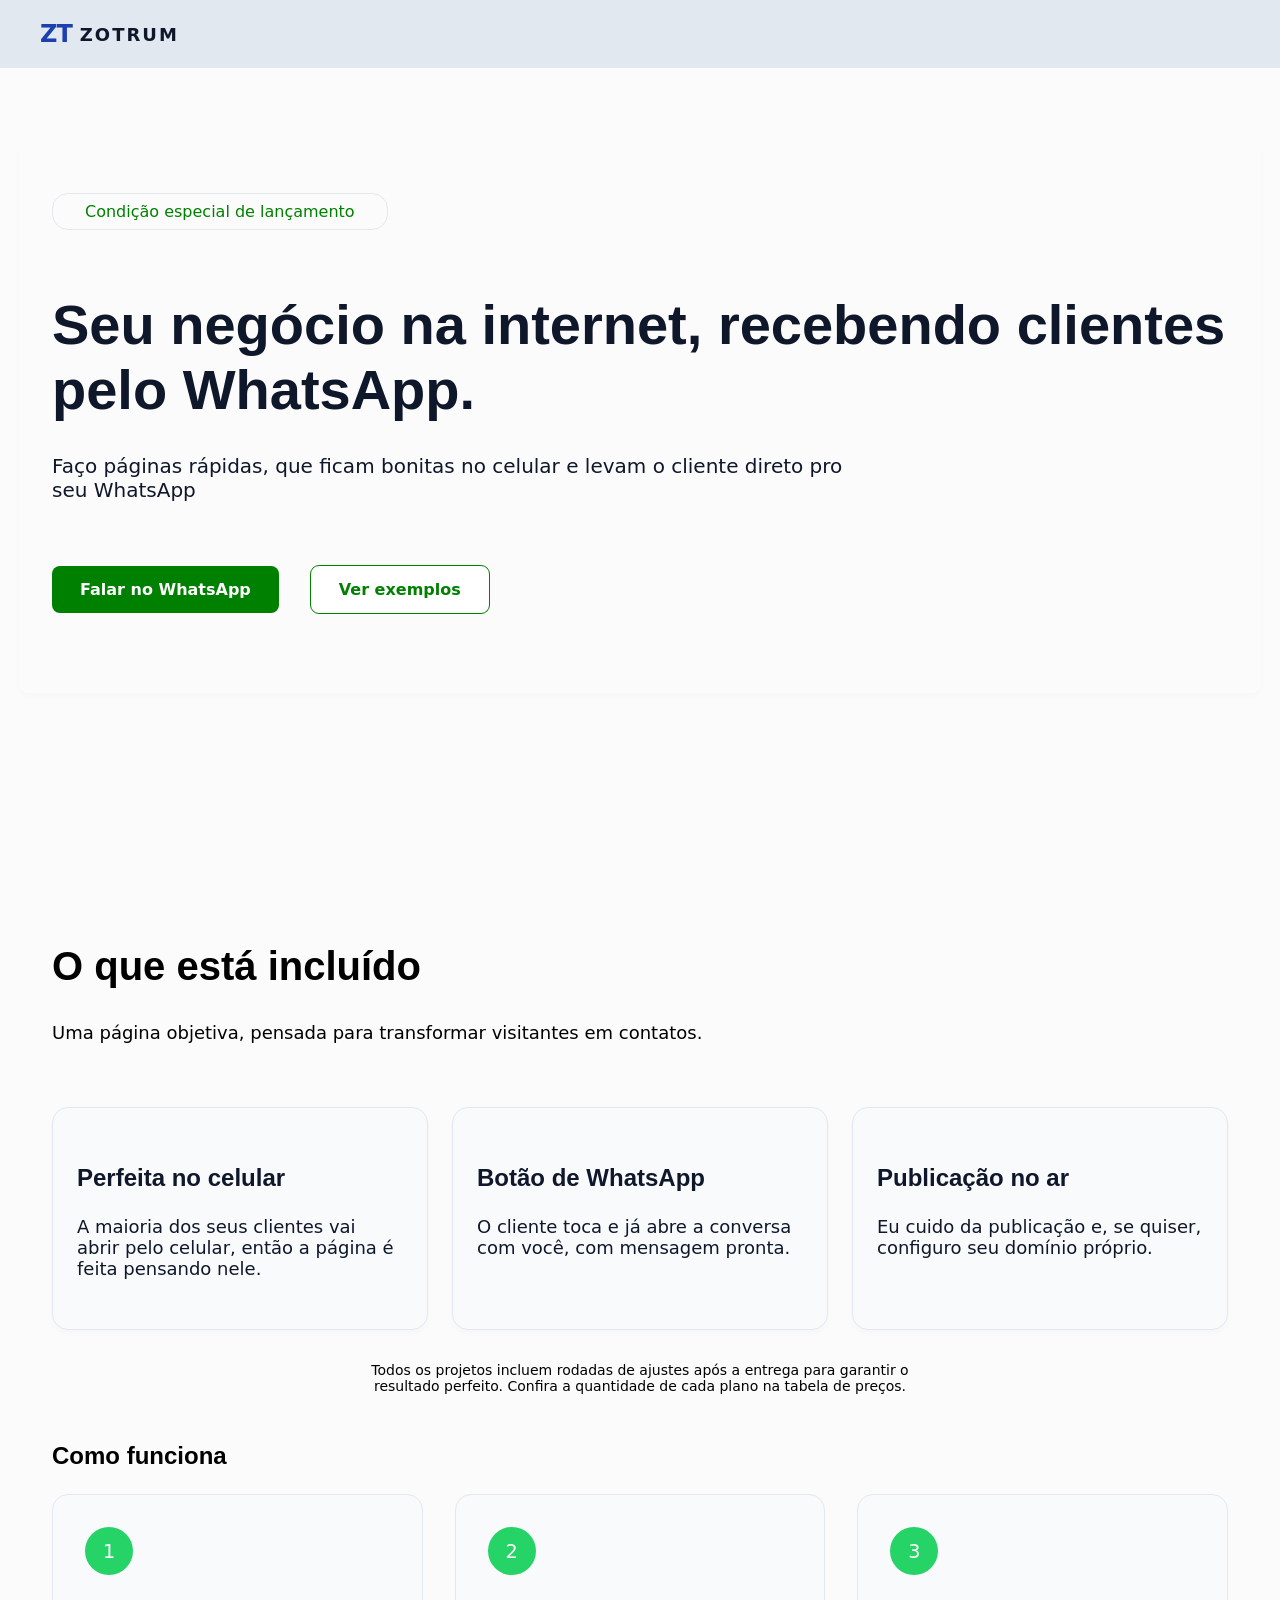
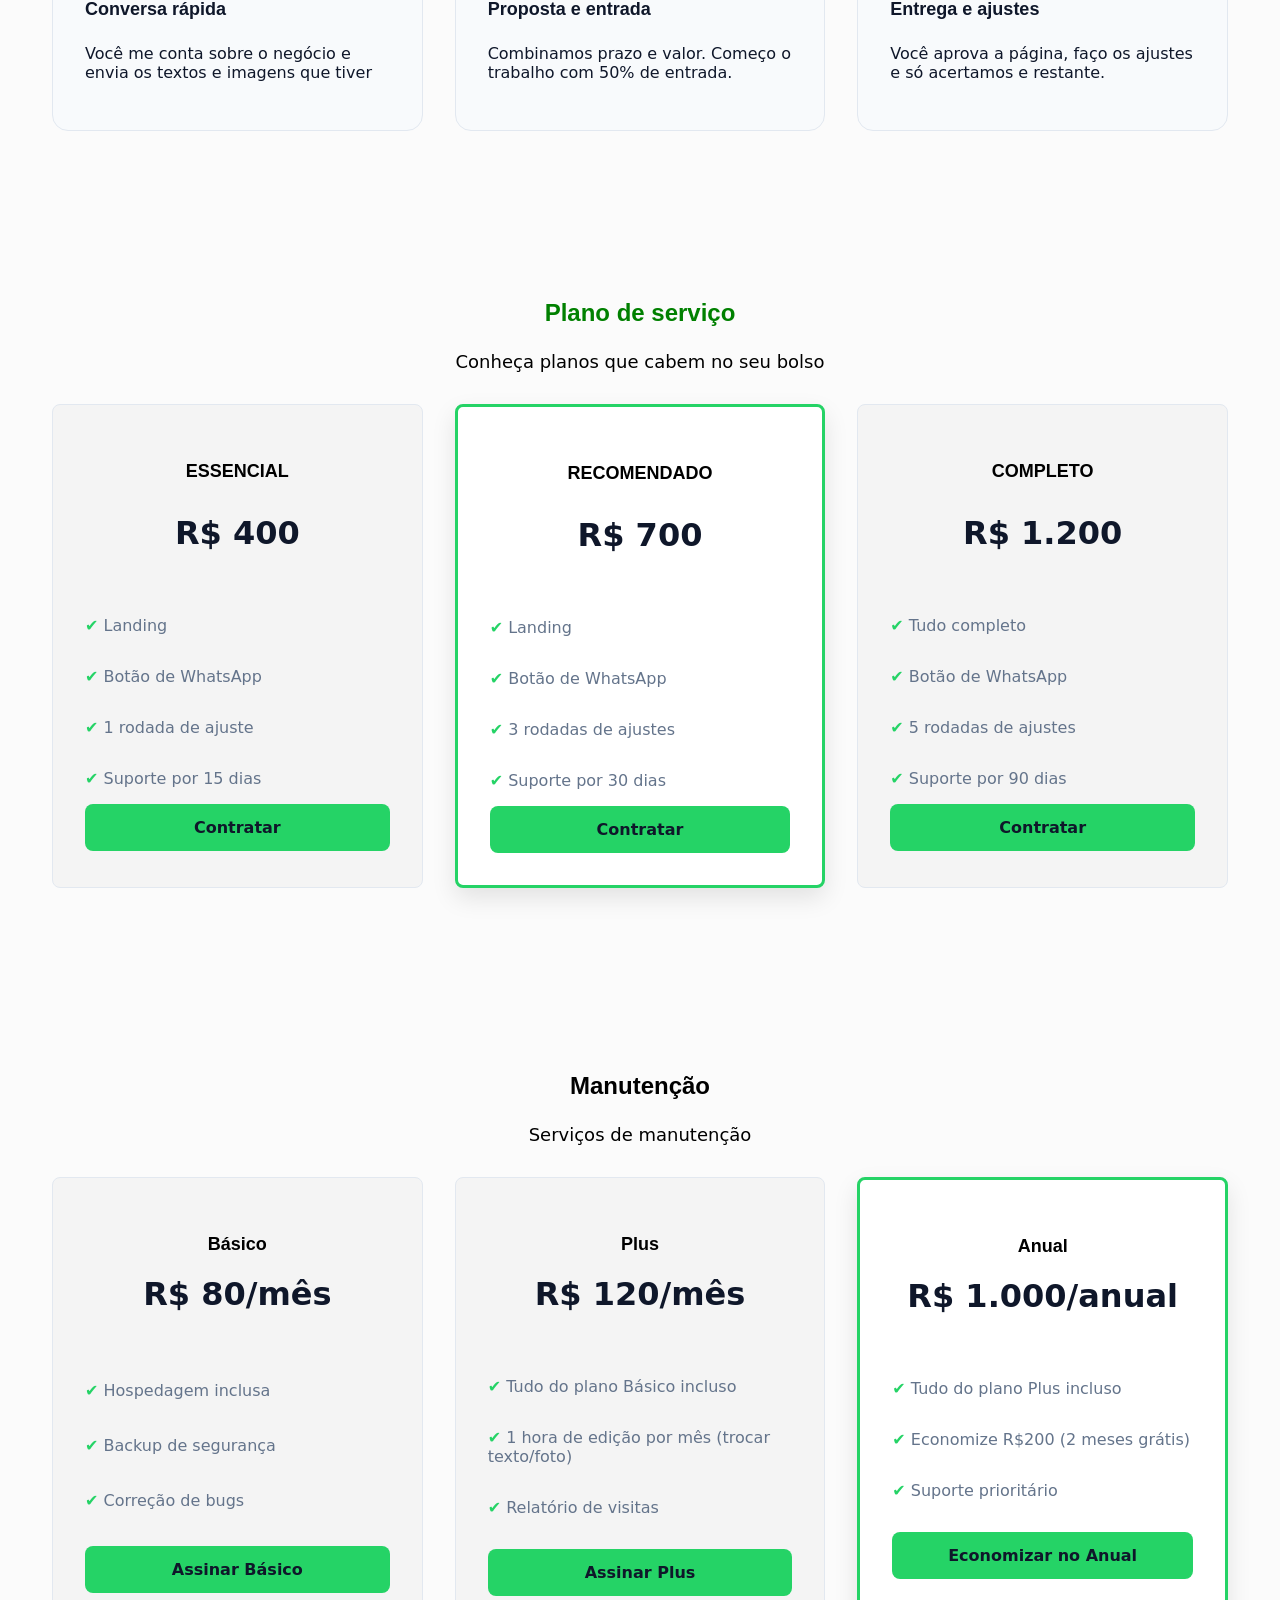
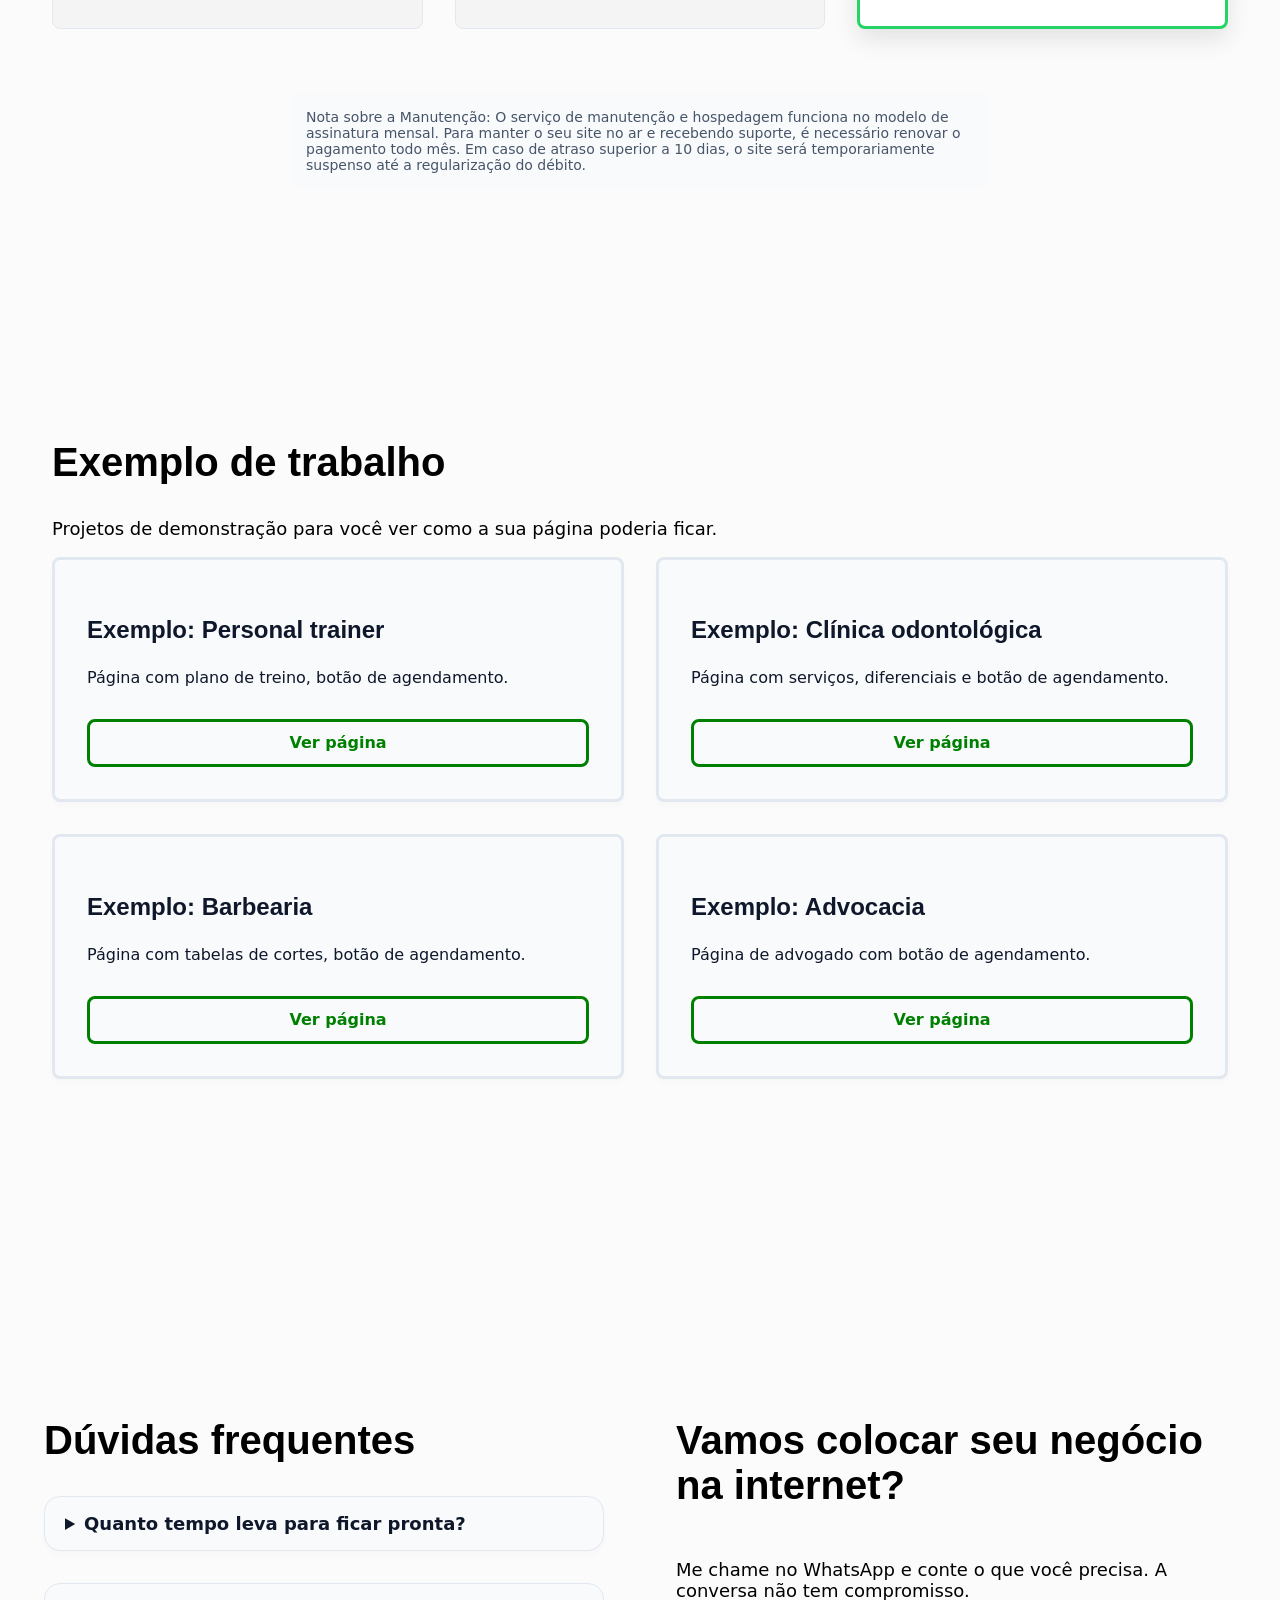
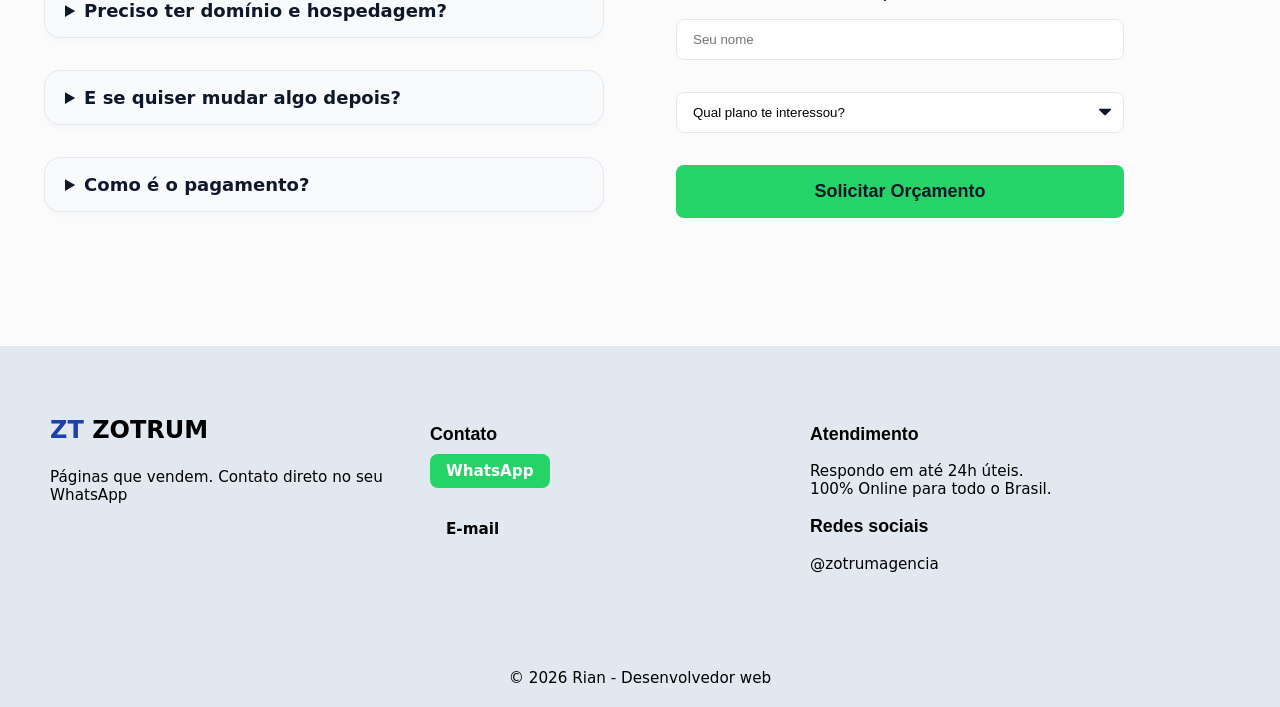
<file: index.html>
<!DOCTYPE html>
<html lang="pt-br">

<head>
    <meta charset="UTF-8">
    <meta name="viewport" content="width=device-width, initial-scale=1.0">
    <meta name="description" content="Crio landing pages rápidas e profissionais para o negócios locais. Transforme visitantes em cliente direto no seu WhatsApp.">
    <meta name="author" content="Zotrum - Criação de Landing Pages">
    <meta property="og:title" content="Zotrum | Landing Pages que geram clientes">
    <meta property="og:description" content="Páginas rápidas e focadas em conversão via WhatsApp. Veja meu portfólio.">
    <meta property="og:url" content="https://zotrum-dev.github.io/zotrum/">
    <meta property="og:type" content="website">
     

    <link rel="stylesheet" href="zotrum/src/style.css">
    <link rel="shortcut icon" href="zotrum/favicon/favicon.ico" type="image/x-icon">
    <title>zotrum</title>

</head>

<body>
    <header>
        <a href="#" class="logo">
            <span class="logo-icone">ZT</span>
            <span class="logo-texto">ZOTRUM</span>
        </a>
    </header>

    <main>
       
         <a href="https://wa.me/5573981459793?text=Ol%C3%A1!%20Estou%20no%20celular%20e%20quero%20tirar%20uma%20d%C3%BAvida." target="_blank" class="whatsapp">
  <svg viewBox="0 0 24 24" width="30" height="30" fill="white"><path d="M17.472 14.382c-.297-.149-1.758-.867-2.03-.967-.273-.099-.471-.148-.67.15-.197.297-.767.966-.94 1.164-.173.199-.347.223-.644.075-.297-.15-1.255-.463-2.39-1.475-.883-.788-1.48-1.761-1.653-2.059-.173-.297-.018-.458.13-.606.134-.133.298-.347.446-.52.149-.174.198-.298.298-.497.099-.198.05-.371-.025-.52-.075-.149-.669-1.612-.916-2.207-.242-.579-.487-.5-.669-.51-.173-.008-.371-.01-.57-.01-.198 0-.52.074-.792.372-.272.297-1.04 1.016-1.04 2.479 0 1.462 1.065 2.875 1.213 3.074.149.198 2.096 3.2 5.077 4.487.709.306 1.262.489 1.694.625.712.227 1.36.195 1.871.118.571-.085 1.758-.719 2.006-1.413.248-.694.248-1.289.173-1.413-.074-.124-.272-.198-.57-.347m-5.421 7.403h-.004a9.87 9.87 0 01-5.031-1.378l-.361-.214-3.741.982.998-3.648-.235-.374a9.86 9.86 0 01-1.51-5.26c.001-5.45 4.436-9.884 9.888-9.884 2.64 0 5.122 1.03 6.988 2.898a9.825 9.825 0 012.893 6.994c-.003 5.45-4.437 9.884-9.885 9.884m8.413-18.297A11.815 11.815 0 0012.05 0C5.495 0 .16 5.335.157 11.892c0 2.096.547 4.142 1.588 5.945L.057 24l6.305-1.654a11.882 11.882 0 005.683 1.448h.005c6.554 0 11.89-5.335 11.893-11.893a11.821 11.821 0 00-3.48-8.413Z"/></svg> 
</a>

        <!-- 1º seção de conteúdo -->

        <section class="hero">
            <div class="hero2">
                <p class="pHe">Condição especial de lançamento</p>
                <h1>Seu negócio na internet, recebendo clientes pelo WhatsApp.</h1>
                <p>Faço páginas rápidas, que ficam bonitas no celular e levam o cliente direto pro seu WhatsApp</p>


                <!-- Links -->

                <ul>
                    <li><a href="https://wa.me/5573981459793?text=Ol%C3%A1!%20Vi%20seu%20site%20e%20quero%20saber%20mais%20sobre%20a%20cria%C3%A7%C3%A3o%20de%20landing%20pages." target="_blank">Falar no WhatsApp</a></li>
                    <li><a id="hero-a" href="#explo">Ver exemplos</a></li>
                </ul>
            </div>
        </section>


        <!-- 2º seção de conteúdo -->

        <section class="servico">

            <!-- 1º Container de serviço -->

            <div class="lista-servico">
                <h2>O que está incluído</h2>
                <p>Uma página objetiva, pensada para transformar visitantes em contatos.</p>


                <!-- bloco de texto em listas da seção de serviço -->

                <ul>

                    <li>
                        <h3>Perfeita no celular</h3>
                        <p>A maioria dos seus clientes vai abrir pelo celular, então a página é feita pensando nele.</p>
                    </li>
                    <li>
                        <h3>Botão de WhatsApp</h3>
                        <p>O cliente toca e já abre a conversa com você, com mensagem pronta.</p>
                    </li>
                    <li>
                        <h3>Publicação no ar</h3>
                        <p>Eu cuido da publicação e, se quiser, configuro seu domínio próprio.</p>
                    </li>
                    
                   

                </ul>

            <p class="nota-servico">Todos os projetos incluem rodadas de ajustes após a entrega para garantir o resultado perfeito. Confira a quantidade de cada plano na tabela de preços.</p>

                <div class="Container-servico">
                    <h3>Como funciona</h3>

                    <!-- 2º bloco de textos de seção serviço-->

                    <div class="blocos-Servico">
                        <div>
                            <span>1</span>
                            <h4>Conversa rápida</h4>
                            <p>Você me conta sobre o negócio e envia os textos e imagens que tiver</p>
                        </div>

                        <!-- 2º bloco de serviço seção -->

                        <div>
                            <span>2</span>
                            <h4>Proposta e entrada</h4>
                            <p>Combinamos prazo e valor. Começo o trabalho com 50% de entrada.</p>
                        </div>

                        <!-- 3º bloco de serviço seção -->

                        <div>
                            <span>3</span>
                            <h4>Entrega e ajustes</h4>
                            <p>Você aprova a página, faço os ajustes e só acertamos e restante.</p>
                        </div>
                    </div>

                </div>

            </div>

            <!-- 2º Container da seção serviço -->

            <div class="servico2">
                <h3>Plano de serviço</h3>

                <p id="pServico">Conheça planos que cabem no seu bolso</p>

                <!-- Painel de preço -->

                <div class="servico3">


                    <div class="cards1">

                        
                        <h4>ESSENCIAL</h4>

                        <p class="precos">R$ 400</p>

                        <span><p><span class="marker">✔️</span> Landing</p></span>
                        <span><p><span class="marker">✔️</span> Botão de WhatsApp</p></span>
                        <span><p><span class="marker">✔️</span> 1 rodada de ajuste</p></span>
                        <span><p><span class="marker">✔️</span> Suporte por 15 dias</p></span>


                        <a href="https://wa.me/5573981459793?text=Ol%C3%A1!%20Tenho%20interesse%20no%20plano%20ESSENCIAL%20de%20R%24%20400." target="_blank">Contratar</a>

                        
                    </div>

                    <div id="cards2" class="cards1">
                        
                        <h4>RECOMENDADO</h4>

                        <p class="precos">R$ 700</p>
                        <span><p><span class="marker">✔️</span> Landing</p></span>
                       <span><p><span class="marker">✔️</span> Botão de WhatsApp</p></span>
                        <span><p><span class="marker">✔️</span> 3 rodadas de ajustes</p></span>
                        <span><p><span class="marker">✔️</span> Suporte por 30 dias</p></span>


                        <a class="LinkS3" href="https://wa.me/5573981459793?text=Ol%C3%A1!%20Tenho%20interesse%20no%20plano%20RECOMENDADO%20de%20R%24%20700." target="_blank">Contratar</a>

                        
                    </div>

                    <div  class="cards1">
                       
                        <h4>COMPLETO</h4>

                        <p class="precos">R$ 1.200</p>

                       <span><p><span class="marker">✔️</span> Tudo completo</p></span>
                       <span><p><span class="marker">✔️</span> Botão de WhatsApp</p></span>
                       <span><p><span class="marker">✔️</span> 5 rodadas de ajustes</p></span>
                       <span><p><span class="marker">✔️</span> Suporte por 90 dias</p></span>


                        <a href="https://wa.me/5573981459793?text=Ol%C3%A1!%20Tenho%20interesse%20no%20plano%20COMPLETO%20de%20R%24%201.200." target="_blank">Contratar</a>
                        </div>

                    </div>

                </div>

                <div class="manutencao">

                    <h3>Manutenção</h3>
                    <p id="pServico2">Serviços de manutenção</p>
                    <div class="card-manutencao">
                    <div class="card-basico">
                        <h4>Básico</h4>
                        <p class="preco">R$ 80/mês</p>
                        <span><p><span class="marker">✔️</span> Hospedagem inclusa</p></span>
                        <span><p><span class="marker">✔️</span> Backup de segurança</p></span>
                        <span><p class="pCardM"><span class="marker">✔️</span> Correção de bugs</p></span>

                       
                            <a href="https://wa.me/5573981459793?text=Ol%C3%A1!%20Quero%20assinar%20o%20plano%20de%20manuten%C3%A7%C3%A3o%20B%C3%A1sico%20(R%24%2080%2Fm%C3%AAs)." target="_blank" rel="noopener">Assinar Básico</a>
                        
                        
                   
                </div>
                    <div> 
                        <h4>Plus</h4>
                        <p class="preco">R$ 120/mês</p>
                       <span><p><span class="marker">✔️</span> Tudo do plano Básico incluso</p></span>
                        <span><p><span class="marker">✔️</span> 1 hora de edição por mês (trocar texto/foto)</p></span>
                        <span><p><span class="marker">✔️</span> Relatório de visitas</p></span>
                       
                             <a href="https://wa.me/5573981459793?text=Ol%C3%A1!%20Quero%20assinar%20o%20plano%20de%20manuten%C3%A7%C3%A3o%20Plus%20(R%24%20120%2Fm%C3%AAs)." target="_blank" rel="noopener">Assinar Plus</a>
                        
                       
                    </div>
                    <div class="card-recomendado">
                        <h4>Anual</h4>
                        <p class="preco">R$ 1.000/anual</p>
                        <span><p><span class="marker">✔️</span> Tudo do plano Plus incluso</p></span>
                        <span><p><span class="marker">✔️</span> Economize R$200 (2 meses grátis) </p></span>
                        <span><p class="pCardM"><span class="marker">✔️</span> Suporte prioritário</p></span>

                       
                        <a href="https://wa.me/5573981459793?text=Ol%C3%A1!%20Quero%20garantir%20o%20plano%20Anual%20de%20manuten%C3%A7%C3%A3o%20e%20economizar%202%20meses." target="_blank" rel="noopener">Economizar no Anual</a>
                      
                    </div>
                    </div>

                   
                   
                    <p class="nota-rodape"><string>Nota sobre a Manutenção:</string> O serviço de manutenção e hospedagem funciona no modelo de assinatura mensal. Para manter o seu site no ar e recebendo suporte, é necessário renovar o pagamento todo mês. Em caso de atraso superior a 10 dias, o site será temporariamente suspenso até a regularização do débito.</p>
                </div>
            </div>
        </section>

        <section id="explo" class="sobre">
            <div class="sobre2">
                <h2>Exemplo de trabalho</h2>
                <p>Projetos de demonstração para você ver como a sua página poderia ficar.</p>

                <!-- 1º Bloco da 3º seção -->
                <div class="sobre3">

                   <div class="div-personal">
                        <h3>Exemplo: Personal trainer</h3>
                        <small><p>Página com plano de treino, botão de agendamento.</p></small>
                        <a href="./zotrum/pages/treiner-Personal.html">Ver página</a>
                    </div>

                    <div>
                        <h3>Exemplo: Clínica odontológica</h3>
                        <p>Página com serviços, diferenciais e botão de agendamento.</p>
                        <a href="./zotrum/pages/clinica-odontol.html">Ver página </a>
                    </div>

                     <div>
                        <h3>Exemplo: Barbearia</h3>
                        <p>Página com tabelas de cortes, botão de agendamento.</p>
                         
                        <a href="./zotrum/pages/Barbearia.html">Ver página</a>
                    </div>

                    <div>
                        <h3>Exemplo: Advocacia</h3>
                        <p class="p-adv">Página de advogado com botão de agendamento.</p>
                        <a href="./zotrum/pages/advocacia.html">Ver página</a>
                    </div>
                    
                    

                    <!-- 2º Bloco da 3º seção -->

                    
                </div>
            </div>
        </section>

        <div  class="FAQ">
            <!-- FAQ do rodapé -->

            <section class="FAQ2">
                <h2>Dúvidas frequentes</h2>
                <details>
                    <summary>Quanto tempo leva para ficar pronta?</summary>
                   <small><p>Em geral, de 3 a 7 dias depois que eu receber os textos e imagens. Combinamos o prazo exato na proposta.
                    </p></small> 
                </details>

                <details>
                    <summary>Preciso ter domínio e hospedagem?</summary>
                    <small><p>Não. Eu publico a página para você e explico as opções de domínio próprio (como.com.br) se quiser um endereço personalizado.</p></small>
                  
                </details>

                <details>
                    <summary>E se quiser mudar algo depois?</summary>
                    <small><p>Os ajustes combinados estão incluídos. Mudanças futuras podem ser feitas à parte, com um valor combinado antes.</p></small>
                   
                </details>

                <details>
                    <summary>Como é o pagamento?</summary>
                    <small> <p>50% de entrada para começar e o restante na aprovação final. Aceito Pix.</p></small>
                   
                </details>
            </section>

            <!-- bloco de textos do rodapé  -->

            <section class="CTA">
                <h2>Vamos colocar seu negócio na internet?</h2>
                <p>Me chame no WhatsApp e conte o que você precisa. A conversa não tem compromisso.</p>

                <form class=form-CTA>
                    <input type="text" id="nome" placeholder="Seu nome" required>

                    <select name="" id="plano">
                        <option disabled selected value="">Qual plano te interessou?</option>
                        <option value="Essencial">Essencial</option>
                        <option value="Recomendado">Recomendado</option>
                        <option value="Completo">Completo</option>
                    </select>

                    <button class="btn-enviar" type="button">Solicitar Orçamento</button>
                </form>
               
            </section>

        </div>


    </main>


    <!-- Rodapé -->

    <footer>

    
            <div class="container-footer">
                <div class="footer-col">
                    <p class="marca-footer"> <span>ZT</span>  ZOTRUM</p>
                    <p>Páginas que vendem. Contato direto no seu WhatsApp</p>
                </div>

                <div class="footer-col">
                    <h3>Contato</h3>

                   <ul>
                    <li><a class="footer-a" href="https://wa.me/5573981459793?text=Ol%C3%A1!%20Vi%20o%20site%20da%20Zotrum%20e%20quero%20um%20or%C3%A7amento%20para%20o%20meu%20neg%C3%B3cio." target="_blank">WhatsApp</a></li>
                    <li><a class="email" href="https://mail.google.com/mail/?view=cm&fs=1&to=riansilvamenezes394@gmail.com" target="_blank">E-mail</a></li>
                   </ul>
                </div>

                <div class="footer-col">
                    <h3>Atendimento</h3>

                    <ul class="list-info">
                        <li>Respondo em até 24h úteis.</li>
                        <li>100% Online para todo o Brasil.</li>
                    </ul>

                    <h3>Redes sociais</h3>
                    <ul class="lista-rede">
                        <ul>
                            <li>@zotrumagencia</li>
                        </ul>
                    </ul>
                </div>
            </div>
            <p class='copy'>© 2026 Rian - Desenvolvedor web</p>

    </footer>

    <script src="zotrum/src/main.js"></script>
</body>

</html>
</file>
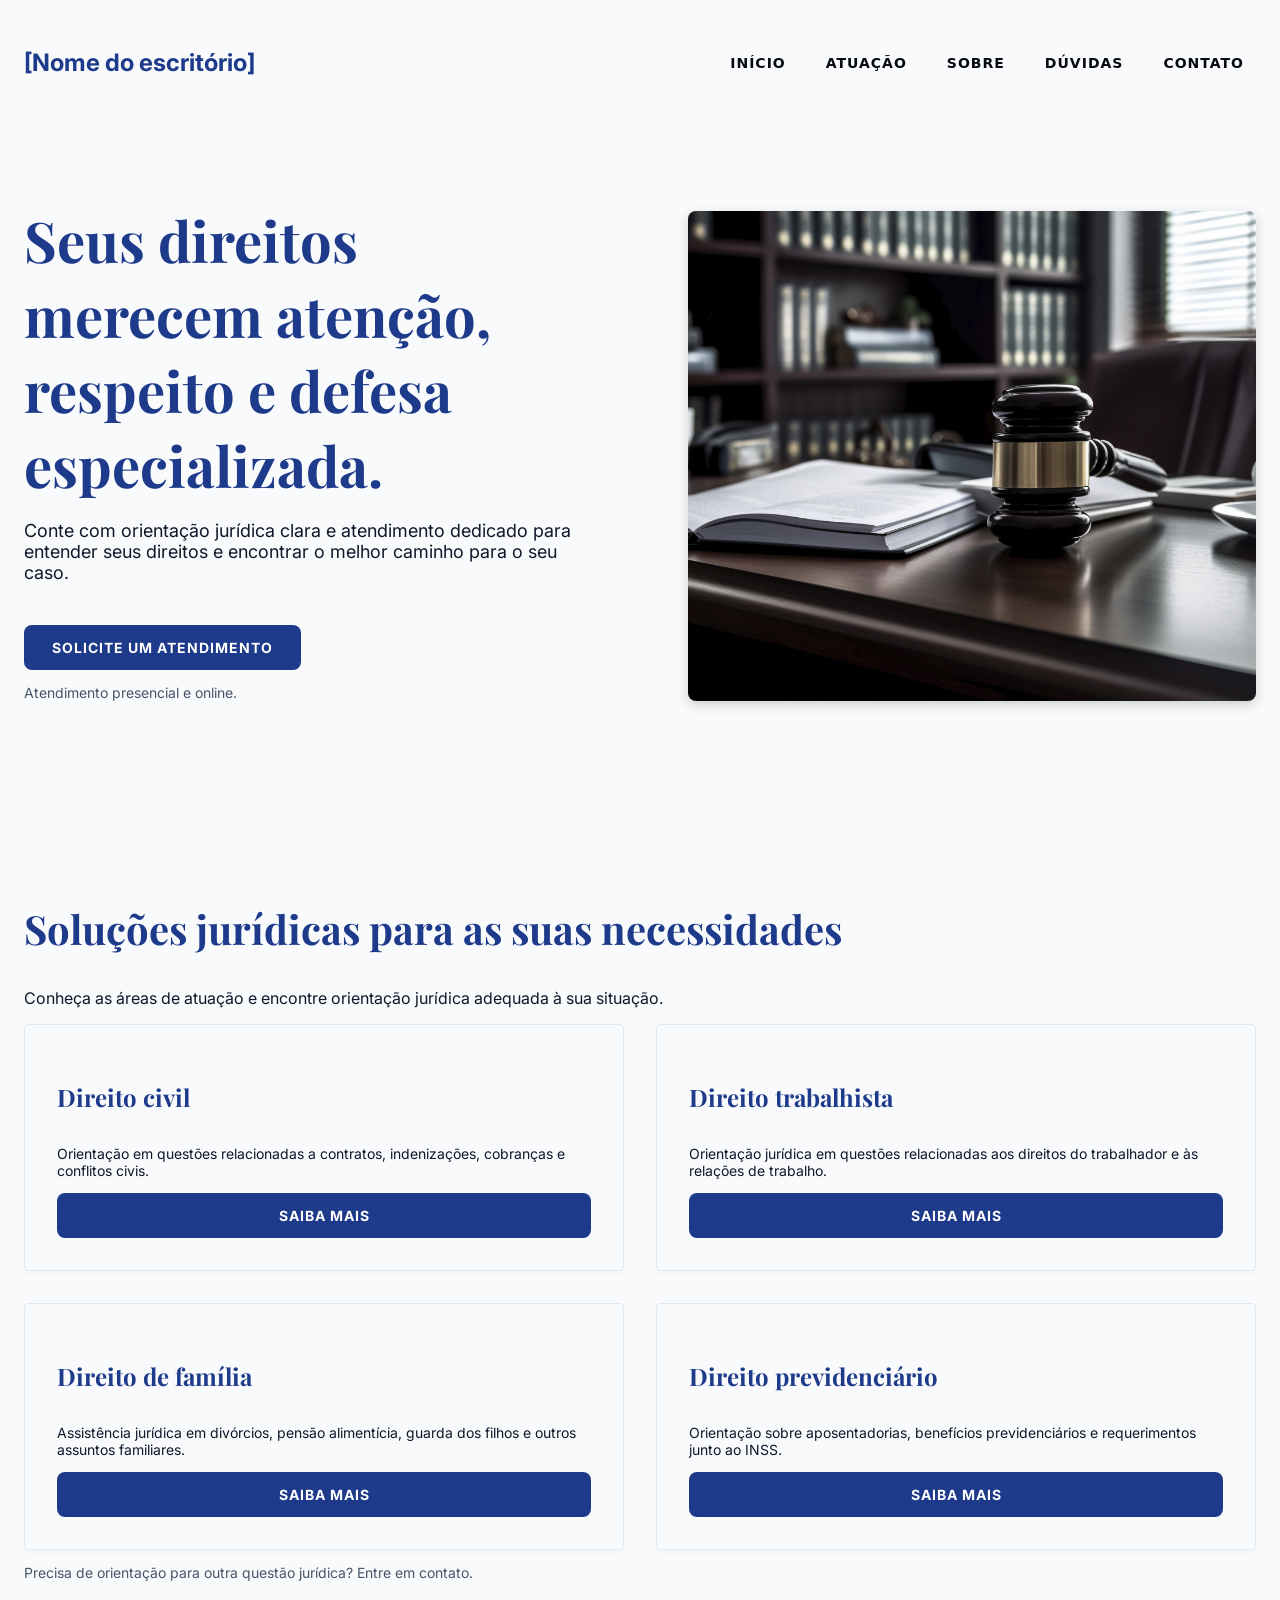
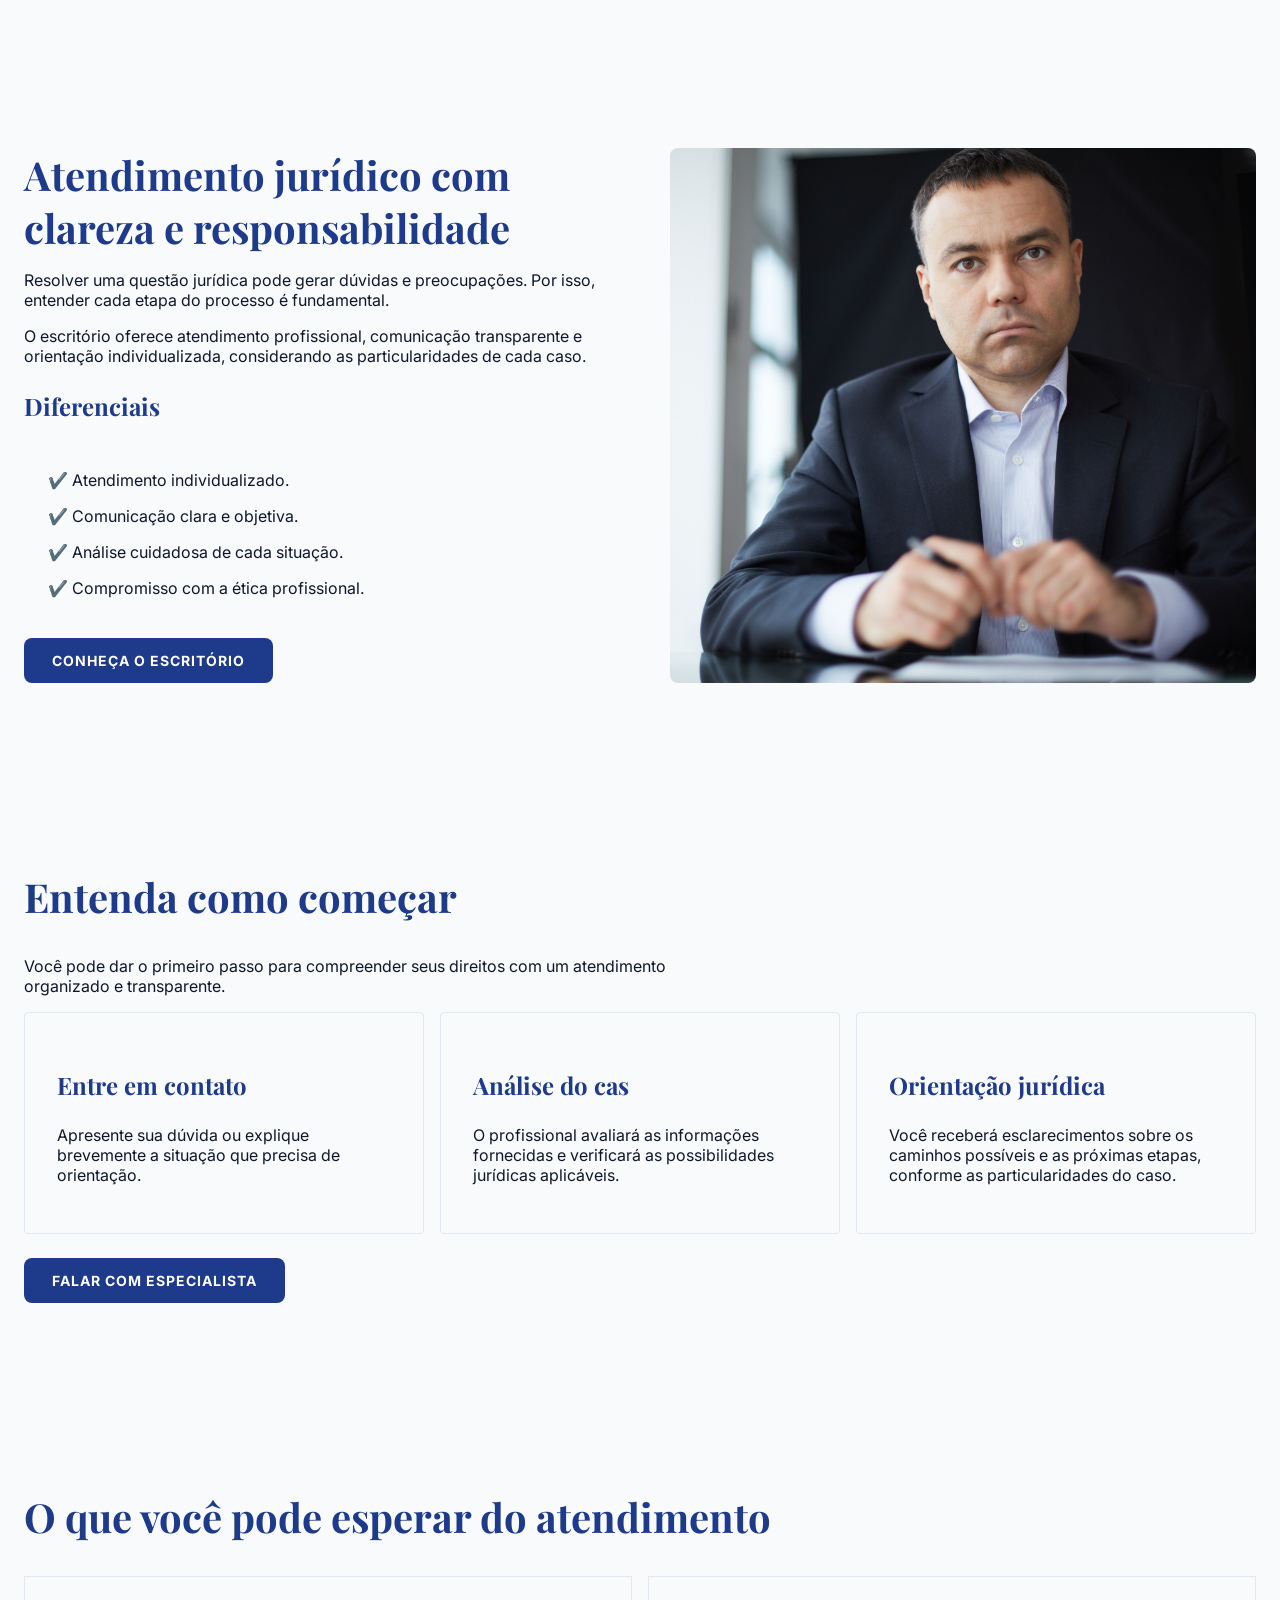
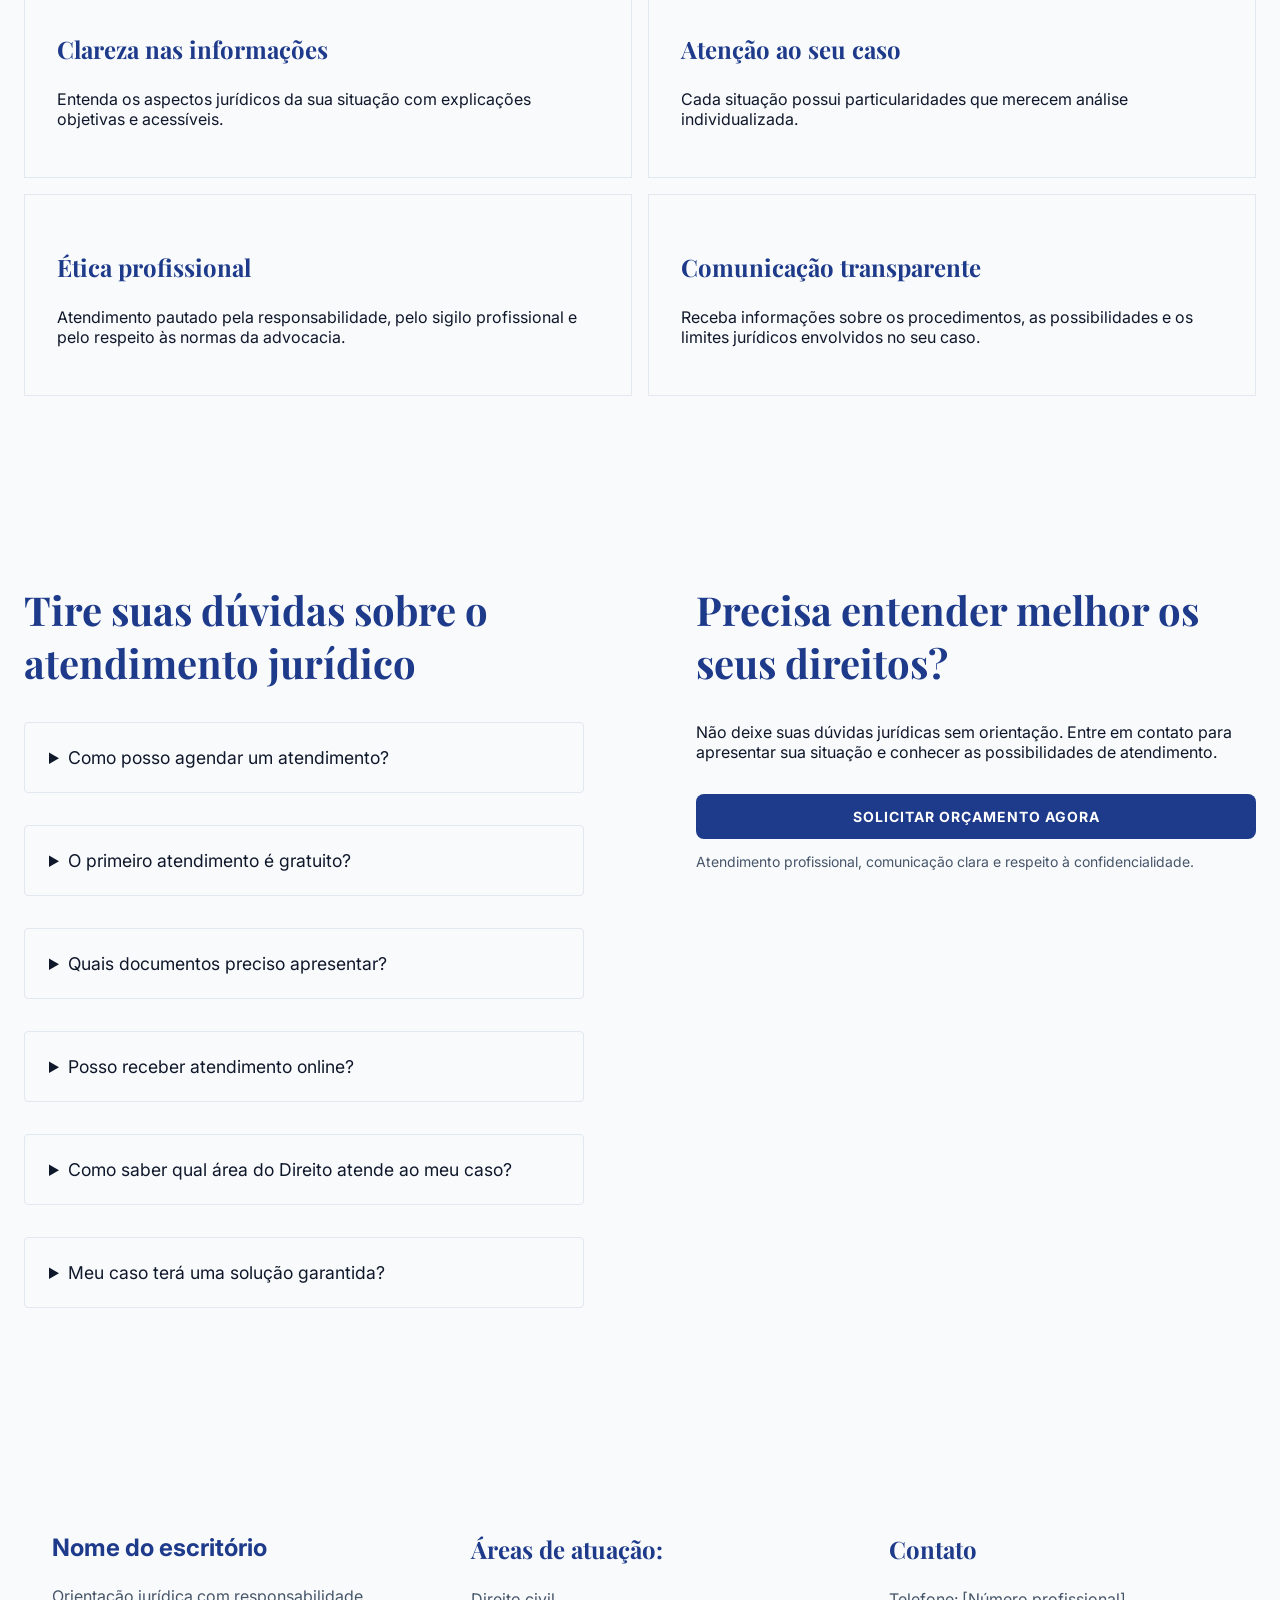
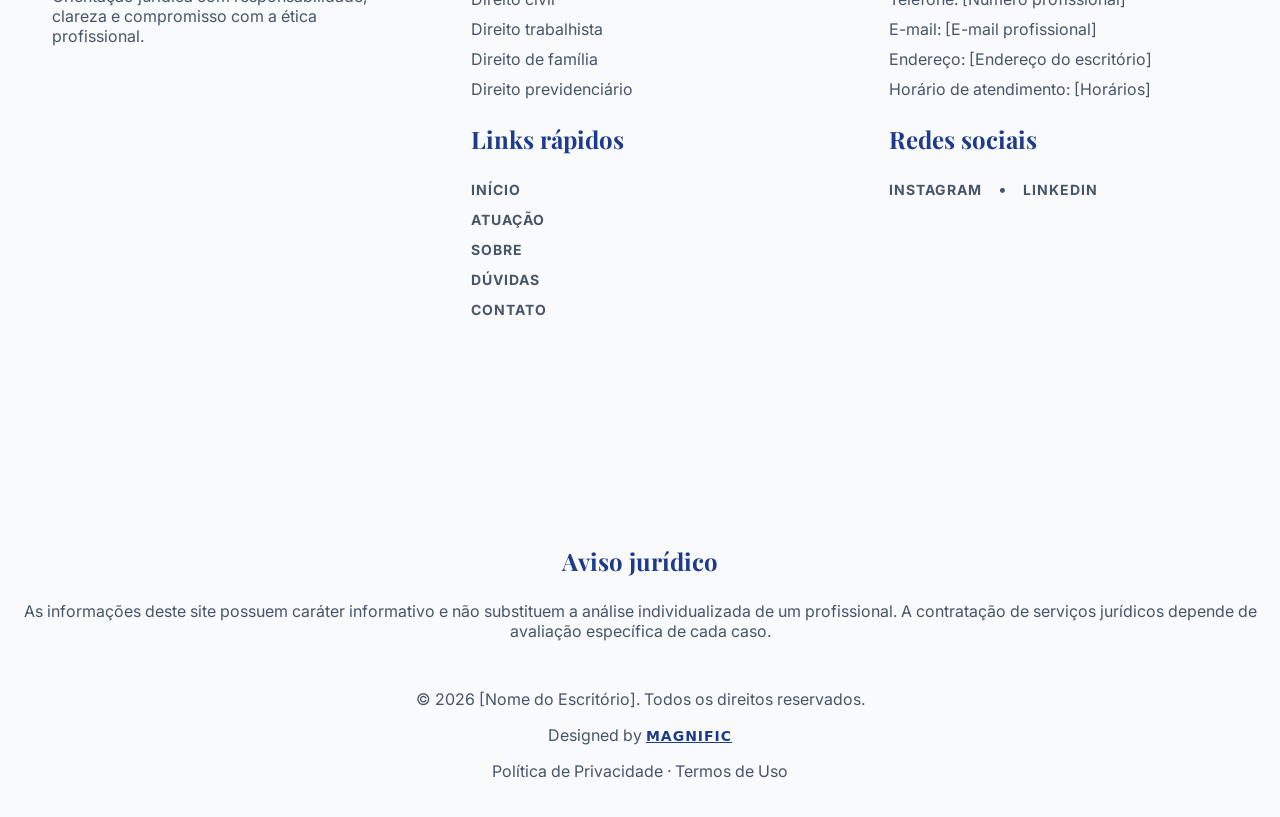
<file: zotrum/pages/advocacia.html>
<!DOCTYPE html>
<html lang="pt-br">

<head>
    <meta charset="UTF-8">
    <meta name="viewport" content="width=device-width, initial-scale=1.0">
    <link rel="preconnect" href="https://fonts.googleapis.com">
    <link rel="preconnect" href="https://fonts.gstatic.com" crossorigin>
    <link href="https://fonts.googleapis.com/css2?family=Inter:wght@400;600&family=Playfair+Display:wght@600;700&display=swap" rel="stylesheet">
    <link rel="shortcut icon" href="../favicon/favicon.ico" type="image/x-icon">
    <link rel="stylesheet" href="src2/advocacia.css">
    
    <title>Document</title>
</head>

<body>
    <header>
        <p>[Nome do escritório]</p>

        <button class="menu-hamburguer" aria-label>☰</button>

        <nav  class="navMenu">
            <ul>
                <li><a href="../../index.html">Início</a></li>
                <li><a href="#atuacao">Atuação</a></li>
                <li><a href="#sobre">Sobre</a></li>
                <li><a href="#duvidas">Dúvidas</a></li>
                <li><a href="#contato">Contato</a></li>
            </ul>
        </nav>
    </header>

    <main>
        <section id="hero" class="hero">
            <div class="container-hero">
                <h1>Seus direitos merecem atenção, respeito e defesa especializada.</h1>
            <p class="p-hero">Conte com orientação jurídica clara e atendimento dedicado para entender seus direitos e encontrar o
                melhor caminho para o seu caso.</p>
            <a href="https://wa.me/5573981459793?text=Ol%C3%A1!%20Vi%20o%20site%20de%20demonstra%C3%A7%C3%A3o%20para%20advocacia%20e%20gostaria%20de%20um%20site%20assim%20para%20o%20meu%20escrit%C3%B3rio." target="_blank" rel="noopener">Solicite um atendimento</a>
            <p class="text-apoio">Atendimento presencial e online.</p>
            </div>

            <div class="container-img">
                <img src="src2/img/heroAdvocaria.jpg" alt="imagem de advocacia">
            </div>
            
        </section>

       

        <section id="atuacao" class="area">
            <h2>Soluções jurídicas para as suas necessidades</h2>
            <p>Conheça as áreas de atuação e encontre orientação jurídica adequada à sua situação.</p>
            <div class="container-area">
                <div class="card-areas">
                    <h3>Direito civil</h3>
                    <p>Orientação em questões relacionadas a contratos, indenizações, cobranças e conflitos civis.</p>
                    <a href="https://wa.me/5573981459793?text=Ol%C3%A1!%20Quero%20um%20site%20para%20a%20%C3%A1rea%20de%20Direito%20Civil." target="_blank" rel="noopener">Saiba mais</a>
                </div>
                <div class="card-areas">
                    <h3>Direito trabalhista</h3>
                    <p>Orientação jurídica em questões relacionadas aos direitos do trabalhador e às relações de
                        trabalho.</p>
                    <a href="https://wa.me/5573981459793?text=Ol%C3%A1!%20Quero%20um%20site%20para%20a%20%C3%A1rea%20de%20Direito%20Trabalhista." target="_blank" rel="noopener" >Saiba mais</a>
                </div>
                <div class="card-areas">
                    <h3>Direito de família</h3>
                    <p>Assistência jurídica em divórcios, pensão alimentícia, guarda dos filhos e outros assuntos
                        familiares.</p>
                    <a href="https://wa.me/5573981459793?text=Ol%C3%A1!%20Quero%20um%20site%20para%20a%20%C3%A1rea%20de%20Direito%20de%20Fam%C3%ADlia." target="_blank" rel="noopener" >Saiba mais</a>
                </div>
                <div class="card-areas">
                    <h3>Direito previdenciário</h3>
                    <p>Orientação sobre aposentadorias, benefícios previdenciários e requerimentos junto ao INSS.</p>
                    <a href="https://wa.me/5573981459793?text=Ol%C3%A1!%20Quero%20um%20site%20para%20a%20%C3%A1rea%20de%20Direito%20Previdenci%C3%A1rio." target="_blank" rel="noopener" class="btn-outline">Saiba mais</a>
                </div>
            </div>
            <p class="text-apoio">Precisa de orientação para outra questão jurídica? Entre em contato.</p>
        </section>
        
        <section id="sobre" class="sobre">
            <div class="container-sobre">
                <h2>Atendimento jurídico com clareza e responsabilidade</h2>
            <p>Resolver uma questão jurídica pode gerar dúvidas e preocupações. Por isso, entender cada etapa do
                processo é fundamental.</p>
            <p>O escritório oferece atendimento profissional, comunicação transparente e orientação individualizada,
                considerando as particularidades de cada caso.</p>

            <h3>Diferenciais</h3>
            <ul>
                <li>✔️ Atendimento individualizado.</li>
                <li>✔️ Comunicação clara e objetiva.</li>
                <li>✔️ Análise cuidadosa de cada situação.</li>
                <li>✔️ Compromisso com a ética profissional.</li>
            </ul>
            
            <a href="https://wa.me/5573981459793?text=Ol%C3%A1!%20Vi%20a%20se%C3%A7%C3%A3o%20Sobre%20do%20modelo%20de%20advocacia%20e%20gostaria%20de%20saber%20como%20funciona." target="_blank" rel="noopener" >Conheça o escritório</a>
            </div>
            
            <div class="container-sobre-img">
                <img src="src2/img/SobreAdvocacia.jpg" alt="imagem de advogado" >
            </div>
        </section>

        <section class="atendimento">
            <h2>Entenda como começar</h2>
            <p>Você pode dar o primeiro passo para compreender seus direitos com um atendimento organizado e
                transparente.</p>
            <div class="container-atendimento">
                <div>
                    <h3>Entre em contato</h3>
                    <p>Apresente sua dúvida ou explique brevemente a situação que precisa de orientação.</p>
                </div>
                <div>
                    <h3>Análise do cas</h3>
                    <p>O profissional avaliará as informações fornecidas e verificará as possibilidades jurídicas
                        aplicáveis.</p>
                </div>
                <div>
                    <h3>Orientação jurídica</h3>
                    <p>Você receberá esclarecimentos sobre os caminhos possíveis e as próximas etapas, conforme as
                        particularidades do caso.</p>
                </div>
                
            </div>
           
                <a href="https://wa.me/5573981459793?text=Ol%C3%A1!%20Gostei%20dos%20diferenciais%20do%20modelo%20de%20site%20e%20quero%20conversar%20sobre%20o%20meu%20escrit%C3%B3rio." target="_blank" rel="noopener" >Falar com especialista</a>
            
            
        </section>
        <section class="diferenca">
            <h2>O que você pode esperar do atendimento</h2>
            <div class="container-diferente">
                <div>
                    <h3>Clareza nas informações</h3>
                    <p>Entenda os aspectos jurídicos da sua situação com explicações objetivas e acessíveis.</p>
                </div>
                <div>
                    <h3>Atenção ao seu caso</h3>
                    <p>Cada situação possui particularidades que merecem análise individualizada.</p>
                </div>
                <div>
                    <h3>Ética profissional</h3>
                    <p>Atendimento pautado pela responsabilidade, pelo sigilo profissional e pelo respeito às normas da
                        advocacia.</p>
                </div>
                <div>
                    <h3>Comunicação transparente</h3>
                    <p>
                        Receba informações sobre os procedimentos, as possibilidades e os limites jurídicos envolvidos
                        no seu caso. </p>
                </div>
            </div>
        </section>
        <div class="FAQ-CTA">
            <section id="duvidas" class="FAQ">
                <h2>Tire suas dúvidas sobre o atendimento jurídico</h2>
                <details>
                    <summary>Como posso agendar um atendimento?</summary>
                    <p>Entre em contato pelos canais disponibilizados no site para consultar as formas de atendimento e
                        verificar a disponibilidade de horários.</p>
                </details>
                <details>
                    <summary>O primeiro atendimento é gratuito?</summary>
                    <p>As condições de atendimento e os honorários devem ser esclarecidos previamente pelo escritório.
                    </p>
                </details>
                <details>
                    <summary>Quais documentos preciso apresentar?</summary>
                    <p>Isso depende do seu caso. Inicialmente, informe sua situação para receber orientações sobre os
                        documentos necessários.</p>
                </details>
                <details>
                    <summary>Posso receber atendimento online?</summary>
                    <p>A disponibilidade depende da modalidade de atendimento oferecida pelo escritório. Entre em
                        contato para consultar as opções.</p>
                </details>

                <details>
                    <summary>Como saber qual área do Direito atende ao meu caso?</summary>
                    <p>Explique brevemente sua situação. O profissional poderá avaliar a questão e indicar se ela está
                        dentro de sua área de atuação.</p>
                </details>

                <details>
                    <summary>Meu caso terá uma solução garantida?</summary>
                    <p>Cada caso depende de suas circunstâncias, das provas e da legislação aplicável. Nenhum resultado
                        pode ser garantido antecipadamente.</p>
                </details>
            </section>
            <section class="CTA">
                <h2>Precisa entender melhor os seus direitos?</h2>
                <p>Não deixe suas dúvidas jurídicas sem orientação. Entre em contato para apresentar sua situação e
                    conhecer as possibilidades de atendimento.</p>
                <a href="https://wa.me/5573981459793?text=Ol%C3%A1!%20Quero%20solicitar%20um%20or%C3%A7amento%20para%20o%20site%20do%20meu%20escrit%C3%B3rio." target="_blank" rel="noopener">Solicitar orçamento agora</a>
                <p class="text-apoio">Atendimento profissional, comunicação clara e respeito à confidencialidade.</p>
            </section>
        </div>
    </main>
    <footer id="contato">
        <div class="container-footer">
            <div class="col-footer">
                <p class="marca">Nome do escritório</p>
                <p>Orientação jurídica com responsabilidade, clareza e compromisso com a ética profissional.</p>
            </div>
            <div class="col-footer">
                
                <h3>Áreas de atuação:</h3>
                <ul>
                    <li>Direito civil</li>
                    <li>Direito trabalhista</li>
                    <li>Direito de família</li>
                    <li>Direito previdenciário</li>
                </ul>

                <h3>Links rápidos</h3>
                <ul>
                <li><a href="#hero">Início</a></li>
                <li><a href="#atuacao">Atuação</a></li>
                <li><a href="#sobre">Sobre</a></li>
                <li><a href="#duvidas">Dúvidas</a></li>
                <li><a href="#contato">Contato</a></li>
                </ul>
                
            </div>
            <div class="col-footer">
                <h3>Contato</h3>
                <ul>
                    <li>Telefone: [Número profissional]</li>
                    <li>E-mail: [E-mail profissional]</li>
                    <li>Endereço: [Endereço do escritório]</li>
                    <li>Horário de atendimento: [Horários]</li>
                </ul>
                <h3>Redes sociais</h3>
                <ul class="rede-col">
                    <li><a href="">instagram</a></li>
                    <li>•</li>
                    <li><a href="">LinkedIn</a></li>
                </ul>
            </div>

            

        </div>

        <div class="container-rodape">
                <div>
                    <h3>Aviso jurídico</h3>
                    <p class="aviso">As informações deste site possuem caráter informativo e não substituem a análise
                        individualizada de um profissional. A contratação de serviços jurídicos depende de avaliação
                        específica de cada caso.</p>
                </div>

                <div>
                    <p class="copy">

                        © 2026 [Nome do Escritório]. Todos os direitos reservados.
                       
                    </p>
                    <p class="copy"> Designed by <a href="https://www.magnific.com" target="_blank" rel="noopener noreferrer">Magnific</a></p>
                     <p class="termos">
                        Política de Privacidade · Termos de Uso
                    </p>
                </div>
            
            </div>

            <script src="src2/main.js"></script>
    </footer>
</body>

</html>
</file>
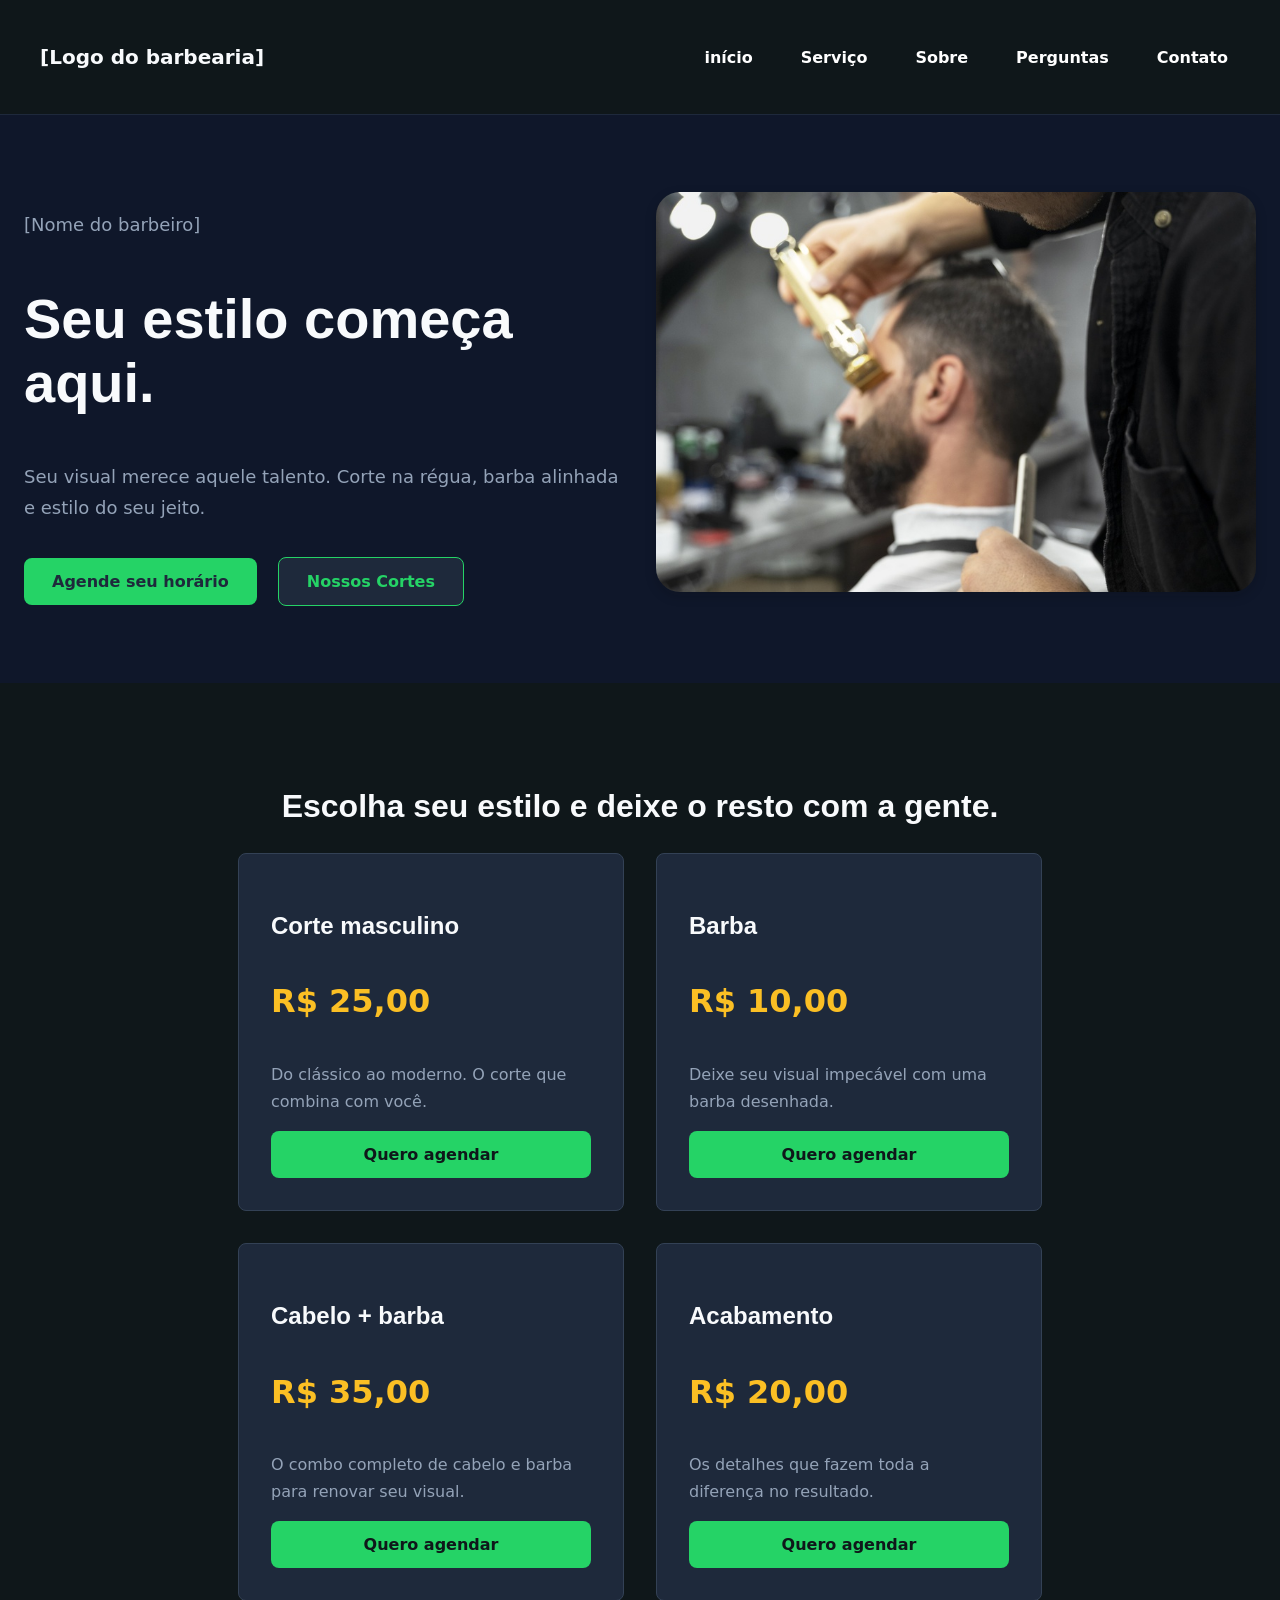
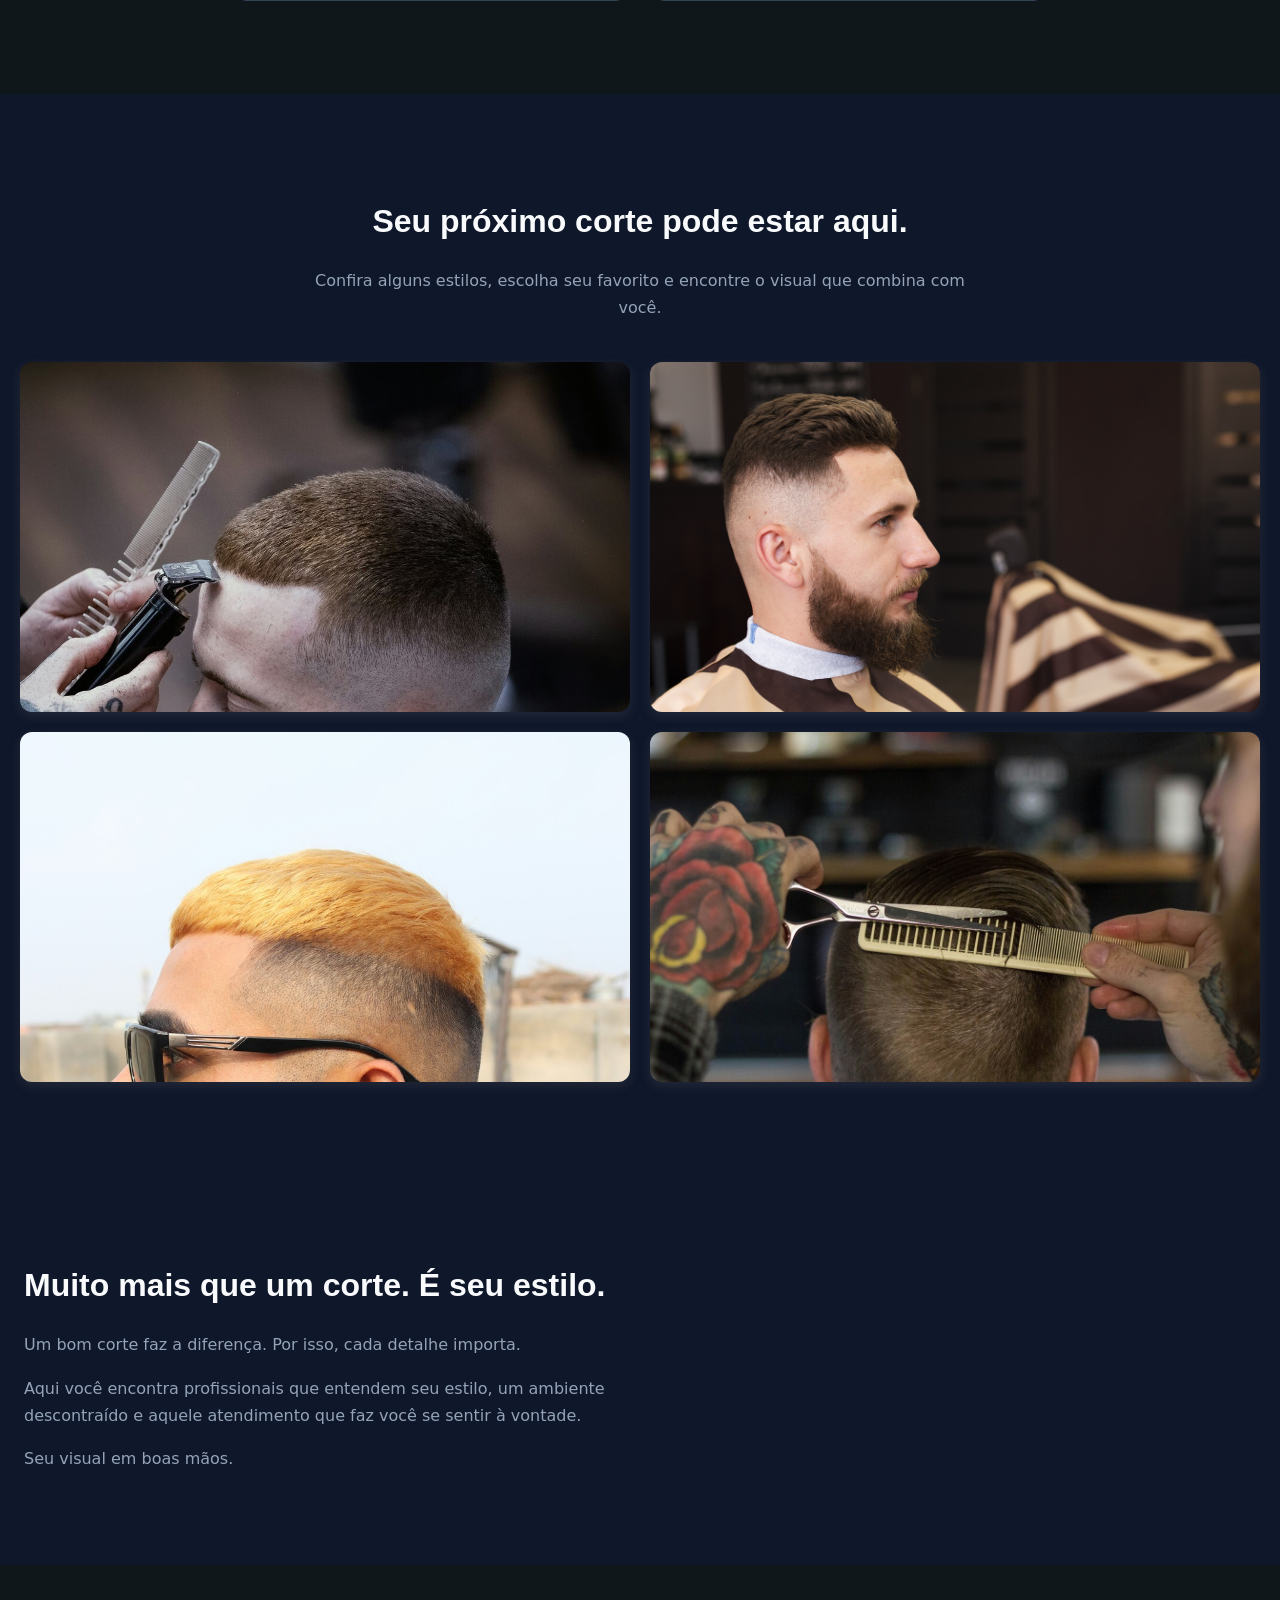
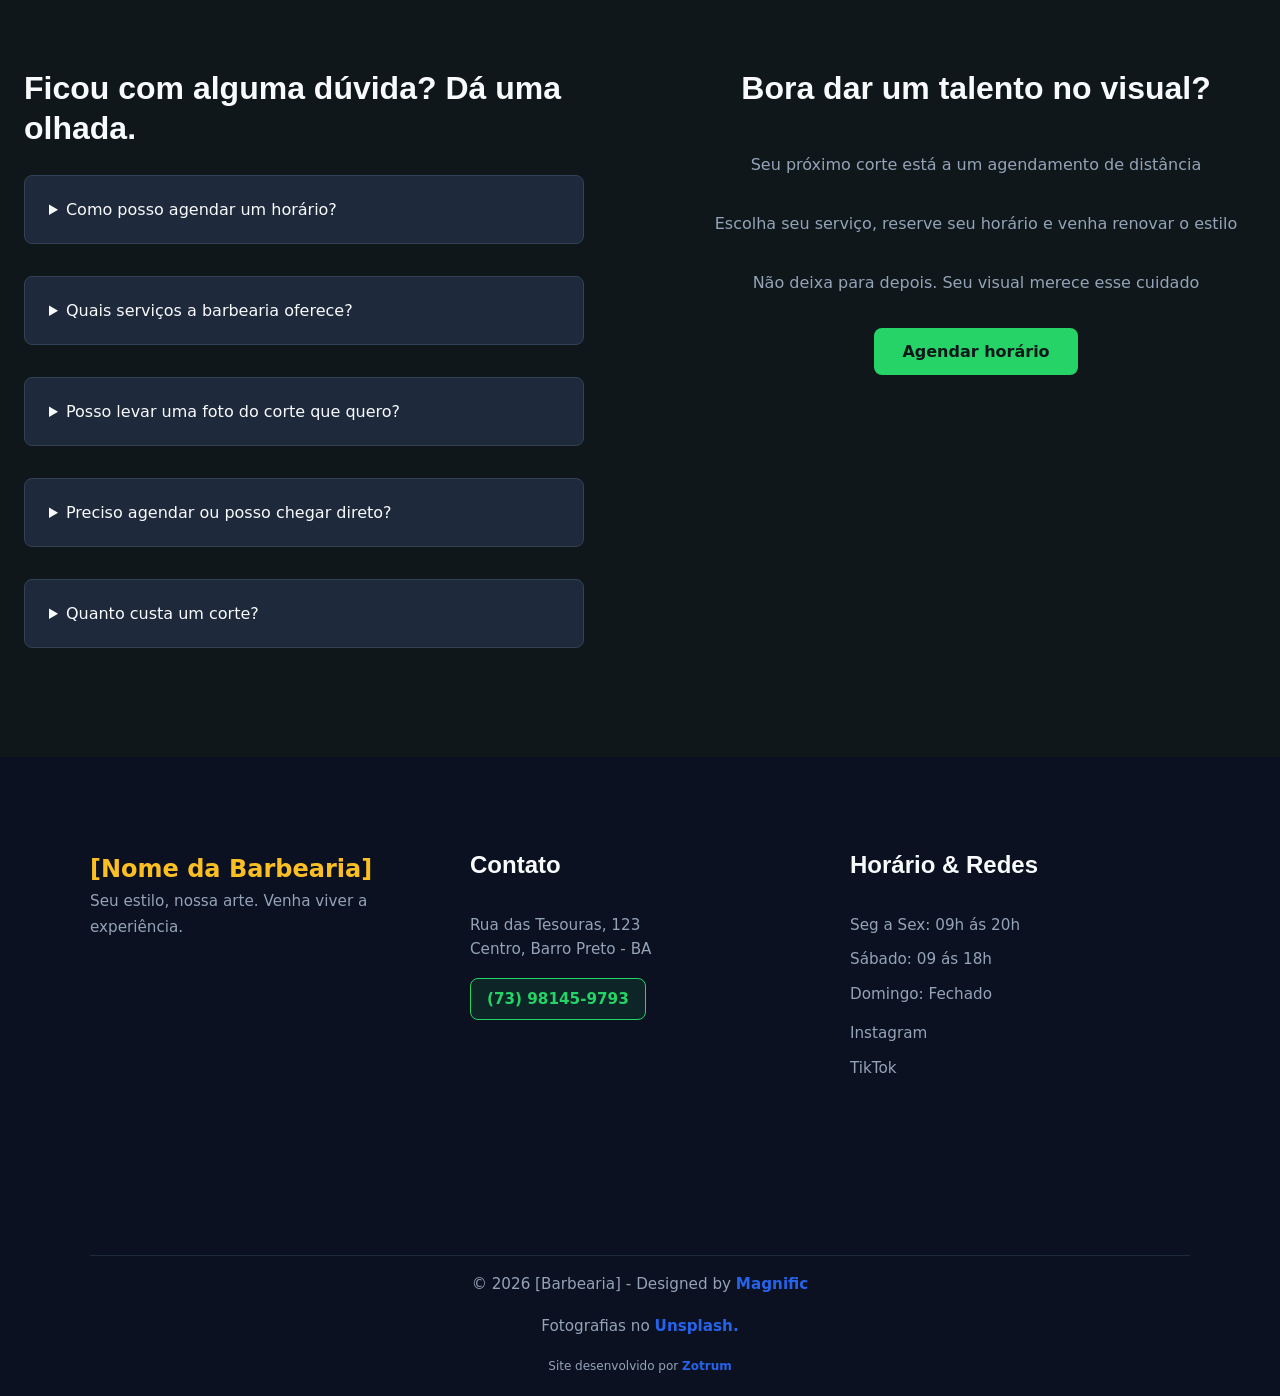
<file: zotrum/pages/Barbearia.html>
<!DOCTYPE html>
<html lang="pt-br">

<head>
    <meta charset="UTF-8">
    <meta name="viewport" content="width=device-width, initial-scale=1.0">
    <link rel="stylesheet" href="src2/personal.css">
    <link rel="shortcut icon" href="../favicon/favicon.ico" type="image/x-icon">
    <title>Página de demonstração</title>
</head>

<body>
    <header>
        <p>[Logo do barbearia]</p>

        <button class="menu-hamburguer" aria-label>☰</button>

        <nav  class="navMenu">
            <ul>
                <li><a href="../../index.html">início</a></li>
                <li><a href="#servico">Serviço</a></li>
                <li><a href="#sobre">Sobre</a></li>
                <li><a href="#pergunta">Perguntas</a></li>
                <li><a href="#contato">Contato</a></li>
            </ul>
        </nav>
    </header>
    <main>

        <a href="https://wa.me/5573981459793?text=Ol%C3%A1!%20Vim%20pelo%20celular%20e%20quero%20tirar%20uma%20d%C3%BAvida%20sobre%20o%20treinamento." target="_blank" class="whatsapp" aria-label="Falar no WhatsApp">
  <svg viewBox="0 0 24 24" width="32" height="32" fill="white"><path d="M17.472 14.382c-.297-.149-1.758-.867-2.03-.967-.273-.099-.471-.148-.67.15-.197.297-.767.966-.94 1.164-.173.199-.347.223-.644.075-.297-.15-1.255-.463-2.39-1.475-.883-.788-1.48-1.761-1.653-2.059-.173-.297-.018-.458.13-.606.134-.133.298-.347.446-.52.149-.174.198-.298.298-.497.099-.198.05-.371-.025-.52-.075-.149-.669-1.612-.916-2.207-.242-.579-.487-.5-.669-.51-.173-.008-.371-.01-.57-.01-.198 0-.52.074-.792.372-.272.297-1.04 1.016-1.04 2.479 0 1.462 1.065 2.875 1.213 3.074.149.198 2.096 3.2 5.077 4.487.709.306 1.262.489 1.694.625.712.227 1.36.195 1.871.118.571-.085 1.758-.719 2.006-1.413.248-.694.248-1.289.173-1.413-.074-.124-.272-.198-.57-.347m-5.421 7.403h-.004a9.87 9.87 0 01-5.031-1.378l-.361-.214-3.741.982.998-3.648-.235-.374a9.86 9.86 0 01-1.51-5.26c.001-5.45 4.436-9.884 9.888-9.884 2.64 0 5.122 1.03 6.988 2.898a9.825 9.825 0 012.893 6.994c-.003 5.45-4.437 9.884-9.885 9.884m8.413-18.297A11.815 11.815 0 0012.05 0C5.495 0 .16 5.335.157 11.892c0 2.096.547 4.142 1.588 5.945L.057 24l6.305-1.654a11.882 11.882 0 005.683 1.448h.005c6.554 0 11.89-5.335 11.893-11.893a11.821 11.821 0 00-3.48-8.413Z"/></svg>
</a>
        <section class="hero">
            <div class="conteinerHero">
            <p>[Nome do barbeiro]</p>
            <h1>Seu estilo começa aqui. </h1>
            <p>Seu visual merece aquele talento. Corte na régua, barba alinhada e estilo do seu jeito.</p>
           <a href="https://wa.me/5573981459793?text=Ol%C3%A1!%20Gostaria%20de%20agendar%20um%20hor%C3%A1rio%20na%20barbearia." target="_blank" rel="noopener">Agende seu horário</a>
            <a id="hero-a2" href="#corte">Nossos Cortes</a>
           
            </div>

            <div class="imgHero2">
                <img src="./src2/img/barbearia-hero.jpg" alt="imagens">
            </div>
            
        </section>

        <section id="servico" class="servico2">
            <h2>Escolha seu estilo e deixe o resto com a gente.</h2>
            

            
            <ul>
                <li>
                    <h3>Corte masculino</h3>
                    <p class="preco-servico"> R$ 25,00</p>
                    <p class="info-servico">Do clássico ao moderno. O corte que combina com você.</p>
                    <a href="https://wa.me/5573981459793?text=Ol%C3%A1!%20Quero%20agendar%20um%20corte%20masculino." target="_blank" rel="noopener">Quero agendar</a>
                </li>
                <li>
                    <h3>Barba</h3>
                    <p class="preco-servico"> R$ 10,00</p>
                    <p class="info-servico">Deixe seu visual impecável com uma barba desenhada.</p>
                   <a href="https://wa.me/5573981459793?text=Ol%C3%A1!%20Quero%20agendar%20um%20servi%C3%A7o%20de%20barba." target="_blank" rel="noopener" >Quero agendar</a>
                </li>
                <li>
                    <h3>Cabelo + barba</h3>
                    <p class="preco-servico">R$ 35,00</p>
                    <p class="info-servico">O combo completo de cabelo e barba para renovar seu visual.</p>
                    <a href="https://wa.me/5573981459793?text=Ol%C3%A1!%20Quero%20agendar%20o%20combo%20cabelo%20e%20barba." target="_blank" rel="noopener" >Quero agendar</a>
                </li>
                <li>
                    <h3>Acabamento</h3>
                    <p class="preco-servico">R$ 20,00</p>
                    <p class="info-servico">Os detalhes que fazem toda a diferença no resultado.</p>
                    <a href="https://wa.me/5573981459793?text=Ol%C3%A1!%20Quero%20agendar%20o%20combo%20cabelo%20e%20barba." target="_blank" rel="noopener" >Quero agendar</a>
                </li>

               
            </ul>

            
            
            
        </section>
    

        <section id="corte" class="galeria">
            <h2>Seu próximo corte pode estar aqui.</h2>
            <p>Confira alguns estilos, escolha seu favorito e encontre o visual que combina     com você.</p>
            <div class="container-galeria">
                
                    
                    
                    <img src="src2/img/degrade.jpg" alt="imagem de corte">
                    <img src="src2/img/social.jpg" alt="imagem de corte">
                    <img src="src2/img/jaca.jpg" alt="imagem de corte">
                    <img src="src2/img/Acabamento.jpg" alt="imagem de corte">
                
            </div>

            
        </section>

        <section id="sobre" class="sobre">
            <h2>Muito mais que um corte. É seu estilo.</h2>
            <p>Um bom corte faz a diferença. Por isso, cada detalhe importa.</p>
            <p>Aqui você encontra profissionais que entendem seu estilo, um ambiente descontraído e aquele atendimento que faz você se sentir à vontade.</p>
            <p>Seu visual em boas mãos.</p>
        </section>



        <div id="pergunta" class="FAQ-CTA">
            <section class="FAQ">
            <h2>Ficou com alguma dúvida? Dá uma olhada.</h2>
            
            <details>
                <summary>Como posso agendar um horário?</summary>
                <p>É simples! Clique no botão de agendamento e escolha o melhor horário para você</p>
            </details>
            <details>
                <summary>Quais serviços a barbearia oferece?</summary>
                <p>Corte masculino, barba, cabelo, cabelo + barba e acabamento.</p>
            </details>
            <details>
                <summary>Posso levar uma foto do corte que quero?</summary>
                <p>Claro! Traga uma referência para ajudar o barbeiro a entender o estilo que você deseja.</p>
            </details>
            <details>
                <summary>Preciso agendar ou posso chegar direto?</summary>
                <p>O agendamento é recomendado para garantir seu horário. Consulte a disponibilidade antes ir.</p>
            </details>
            <details>
                <summary>Quanto custa um corte?</summary>
                <p>Os valores variam conforme o serviço. Entre em contato para consultar os preços.</p>
            </details>
        </section>

        <section class="CTA">
            <h2>Bora dar um talento no visual?</h2>
            <p>Seu próximo corte está a um agendamento de distância</p>
            <p>Escolha seu serviço, reserve seu horário e venha renovar o estilo</p>
            <p>Não deixa para depois. Seu visual merece esse cuidado</p>
            <a href="https://wa.me/5573981459793?text=Ol%C3%A1!%20Vi%20o%20site%20e%20quero%20agendar%20um%20hor%C3%A1rio." target="_blank" rel="noopener" >Agendar horário</a>

          
        </section>

        
        </div>

        
    </main>
    <footer id="contato">
       
        <div class="container-footer">

        <div class="footer-col">
            <p class="marcar-footer">[Nome da Barbearia]</p>
            <p>Seu estilo, nossa arte. Venha viver a experiência.</p>
        </div>
        <div class="footer-col">
            <h3>Contato</h3>

            <address>
                Rua das Tesouras, 123<br>
                Centro, Barro Preto - BA
            </address>

            <ul class="lista-contato">
                <li><a href="https://wa.me/5573981459793?text=Ol%C3%A1!%20Gostaria%20de%20agendar%20um%20hor%C3%A1rio." target="_blank">(73) 98145-9793</a></li>
            
            </ul>
        </div>

        <div class="footer-col">
            <h3>Horário & Redes</h3>

            <ul class="lista-horario">
                <li>Seg a Sex: 09h ás 20h</li>
                <li>Sábado: 09 ás 18h</li>
                <li>Domingo: Fechado</li>
            </ul>

            <ul class="lista-redes">
                <li><a href="">Instagram</a></li>
                <li><a href="">TikTok</a></li>
            </ul>
        </div>
        

    
        </div>

        <p class="copy">© 2026 [Barbearia] -  Designed by <a href="https://www.magnific.com" target="_blank" rel="noopener noreferrer">Magnific</a>
        </p>
        <p class="copy">Fotografias no <a href="https://unsplash.com/pt-br/@nome-do-fotografo" rel="noopener" targe="_blank"> Unsplash.</a></p>
        <p class="credito">Site desenvolvido por <a href="https://zotrum-dev.github.io/zotrum/" targe="_blank">Zotrum</a></p>
    </footer>

    <script src="./src2/main.js"></script>
</body>

</html>
</file>
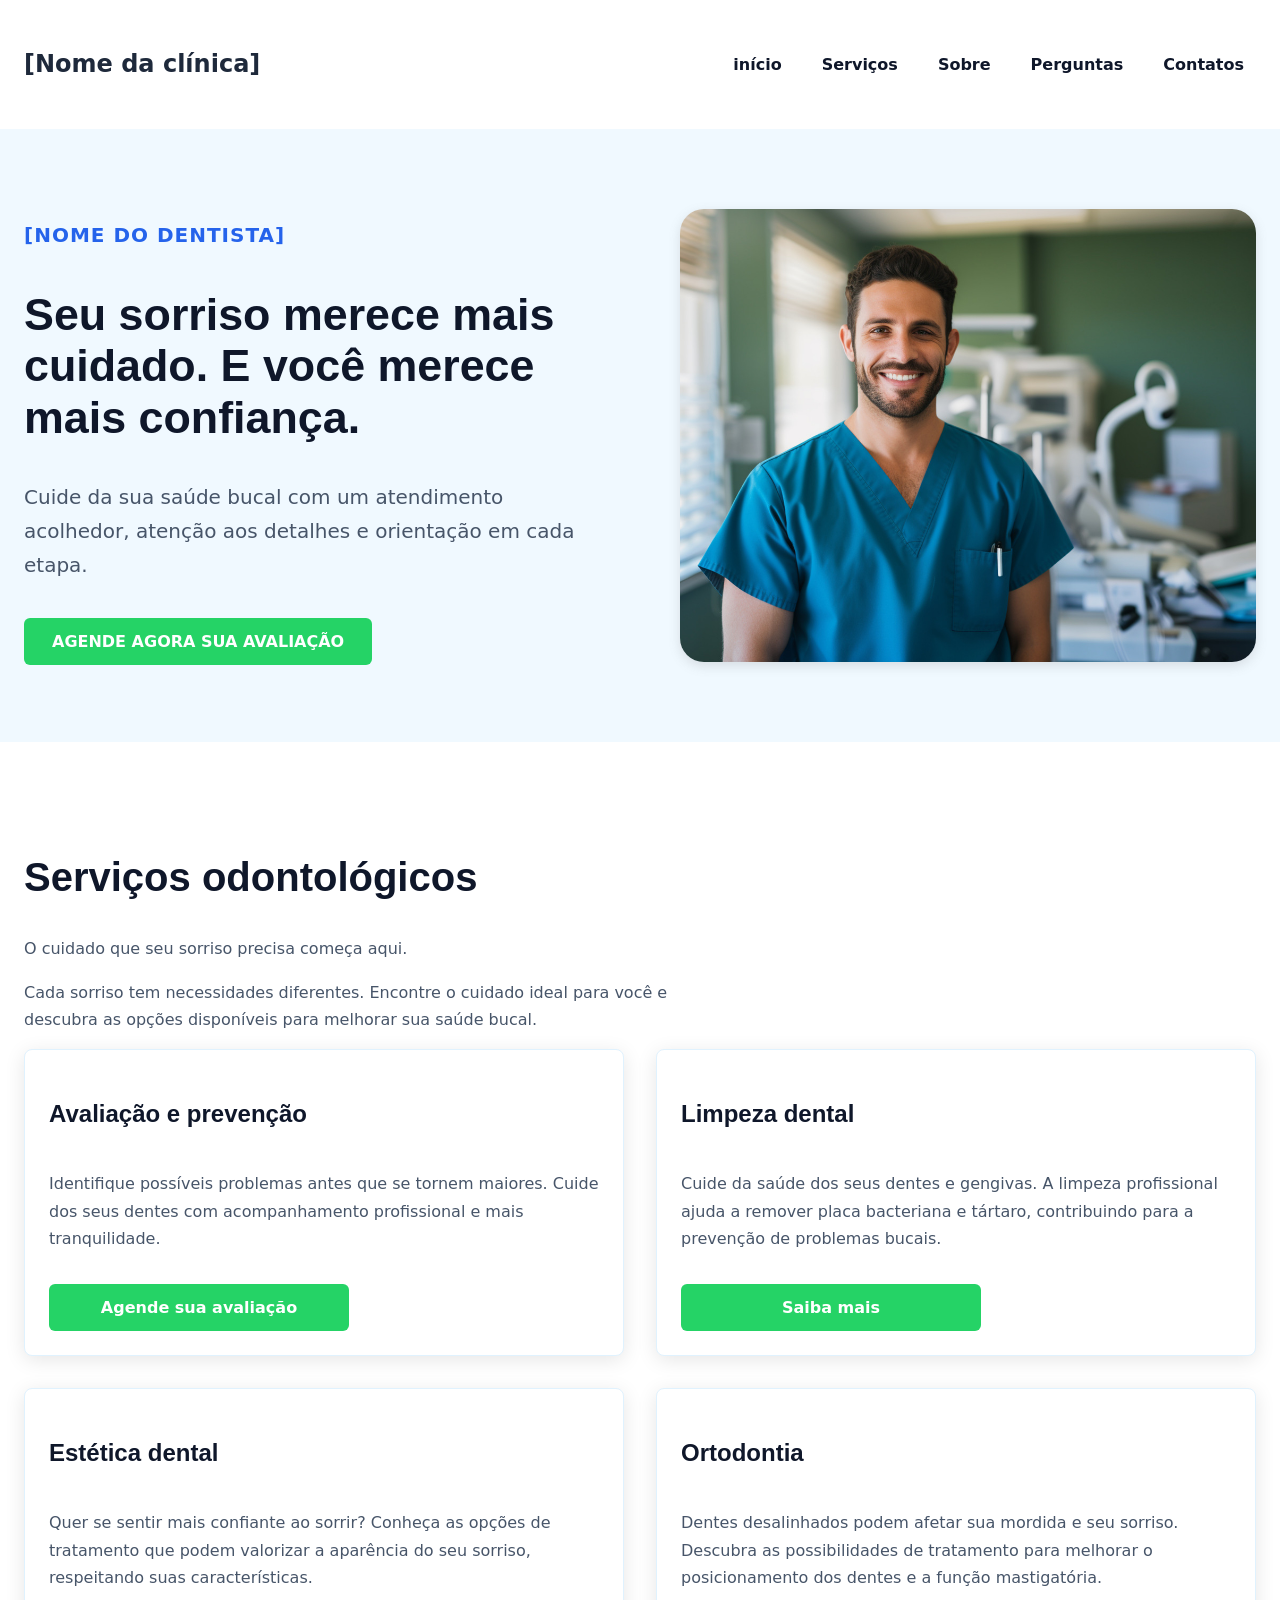
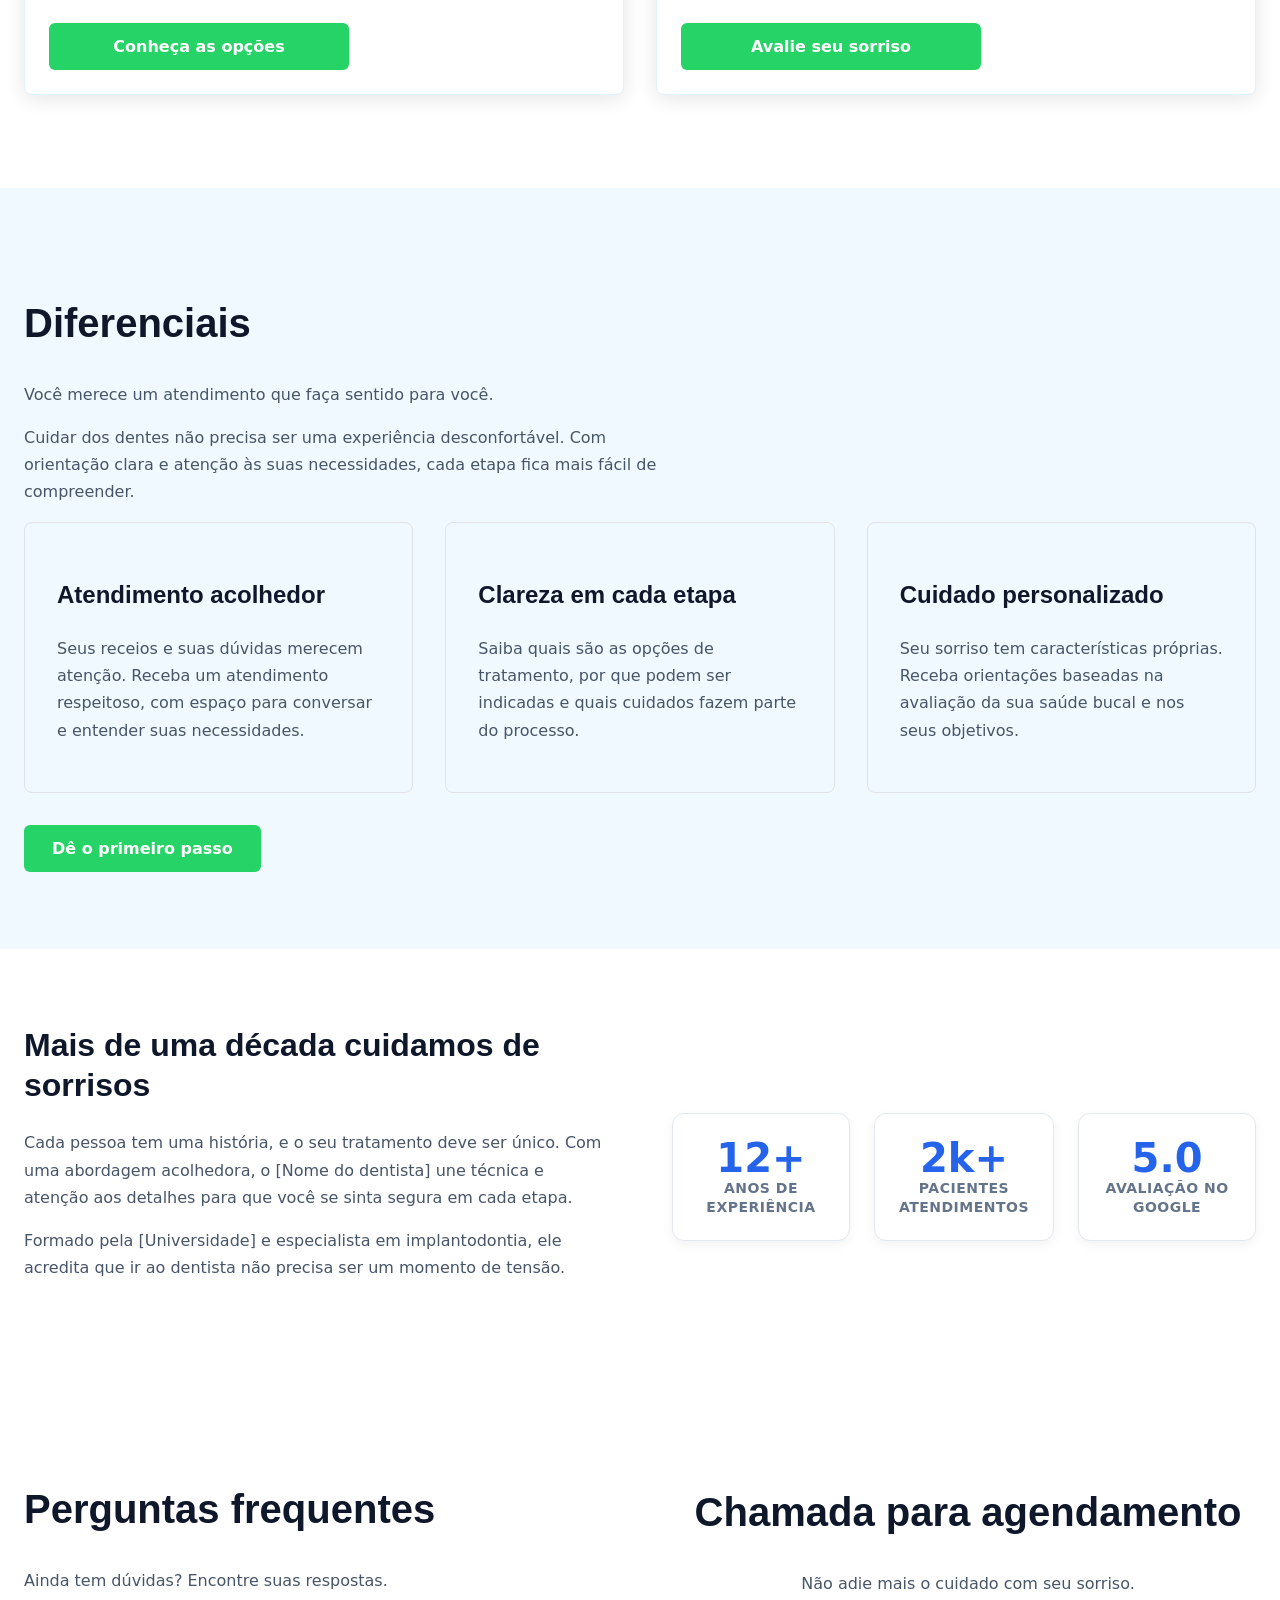
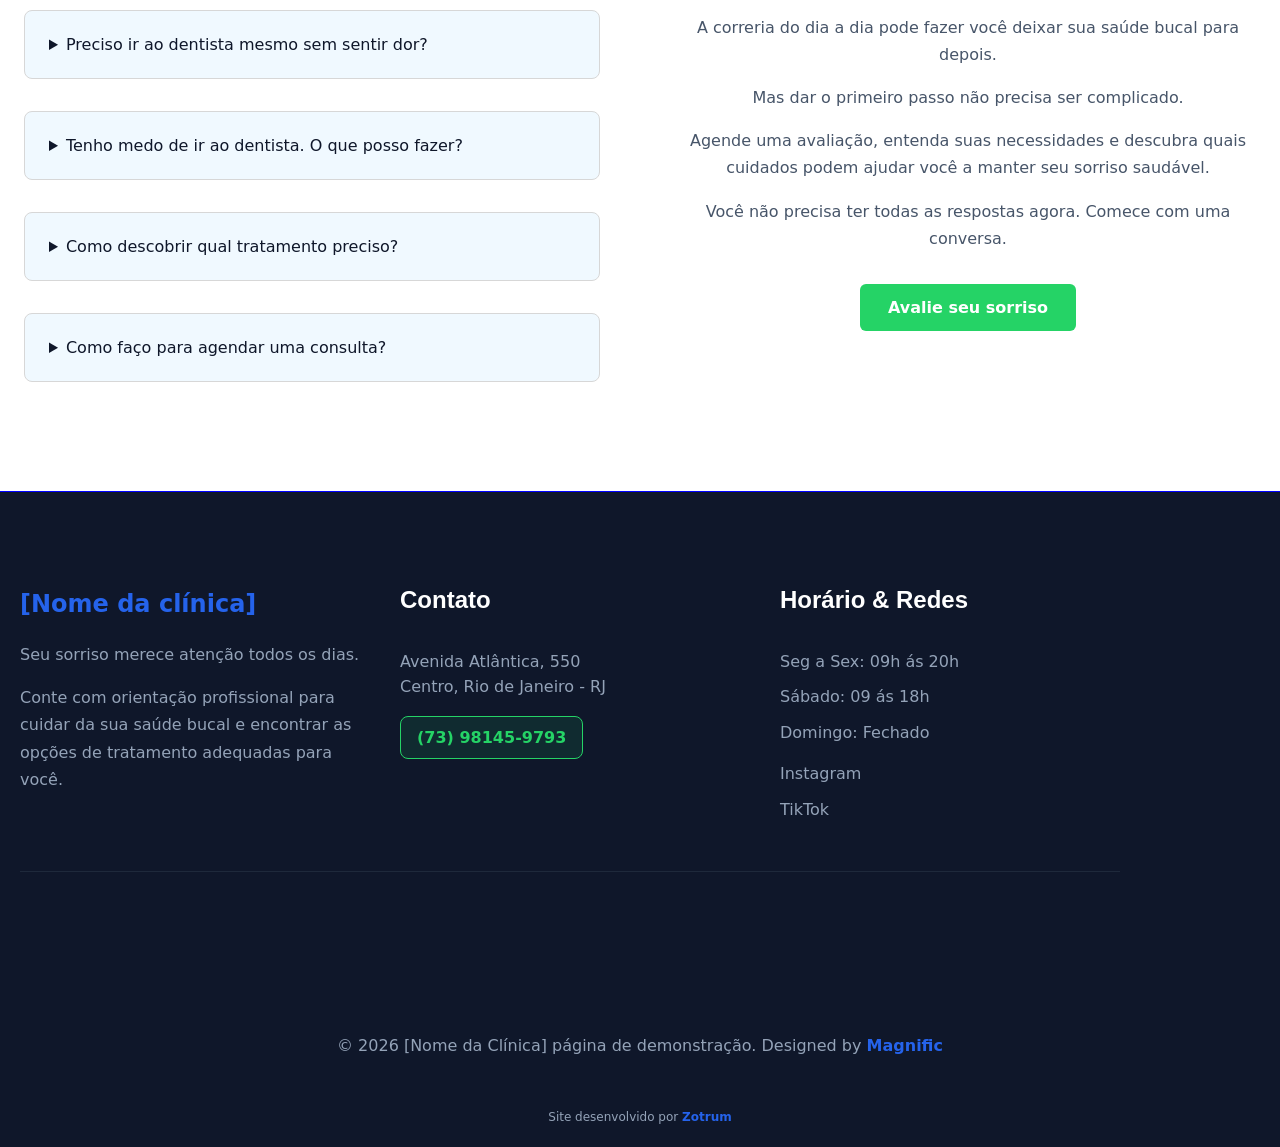
<file: zotrum/pages/clinica-odontol.html>
<!DOCTYPE html>
<html lang="pt-br">

<head>
    <meta charset="UTF-8">
    <meta name="viewport" content="width=device-width, initial-scale=1.0">
    <meta name="description" content="Atendimento odontológico acolhedor e moderno. Agende sua avaliação sem filas e recupere a confiança no seu sorriso. Fale direto no WhatsApp.">
    <meta name="author" content="[Nome do profissional]">
    <meta property="og:title" content="Clínica Odontológica | [Nome do dentista]">
    <meta property="og:description" content="Cuidado completo para o seu sorriso. Atendimento com hora marcada e sem filas.">
    <meta property="og:url" content="https://zotrum-dev.github.io/zotrum/clinica-odonto.html">
    <meta property="og:type" content="website">
    

    <link rel="stylesheet" href="src2/odontol.css">
    <link rel="shortcut icon" href="../favicon/favicon.ico" type="image/x-icon">
    <title>Odontologia</title>
</head>

<body>
    <header id="header">
        <p>[Nome da clínica]</p>

        <button class="menu-hamburguer" aria-label>☰</button>

        <nav class="navMenu">
            <ul>
                <li><a href="../../index.html">início</a></li>
                <li><a href="#servico">Serviços</a></li>
                <li><a href="#sobre">Sobre</a></li>
                <li><a href="#pergunta">Perguntas</a></li>
                <li><a href="#contato">Contatos</a></li>
            </ul>
        </nav>
    </header>
    <main>
             <a href="https://wa.me/5573981459793?text=Ol%C3%A1!%20Estou%20no%20celular%20e%20quero%20tirar%20uma%20d%C3%BAvida." target="_blank" class="whatsapp">
  <svg viewBox="0 0 24 24" width="30" height="30" fill="white"><path d="M17.472 14.382c-.297-.149-1.758-.867-2.03-.967-.273-.099-.471-.148-.67.15-.197.297-.767.966-.94 1.164-.173.199-.347.223-.644.075-.297-.15-1.255-.463-2.39-1.475-.883-.788-1.48-1.761-1.653-2.059-.173-.297-.018-.458.13-.606.134-.133.298-.347.446-.52.149-.174.198-.298.298-.497.099-.198.05-.371-.025-.52-.075-.149-.669-1.612-.916-2.207-.242-.579-.487-.5-.669-.51-.173-.008-.371-.01-.57-.01-.198 0-.52.074-.792.372-.272.297-1.04 1.016-1.04 2.479 0 1.462 1.065 2.875 1.213 3.074.149.198 2.096 3.2 5.077 4.487.709.306 1.262.489 1.694.625.712.227 1.36.195 1.871.118.571-.085 1.758-.719 2.006-1.413.248-.694.248-1.289.173-1.413-.074-.124-.272-.198-.57-.347m-5.421 7.403h-.004a9.87 9.87 0 01-5.031-1.378l-.361-.214-3.741.982.998-3.648-.235-.374a9.86 9.86 0 01-1.51-5.26c.001-5.45 4.436-9.884 9.888-9.884 2.64 0 5.122 1.03 6.988 2.898a9.825 9.825 0 012.893 6.994c-.003 5.45-4.437 9.884-9.885 9.884m8.413-18.297A11.815 11.815 0 0012.05 0C5.495 0 .16 5.335.157 11.892c0 2.096.547 4.142 1.588 5.945L.057 24l6.305-1.654a11.882 11.882 0 005.683 1.448h.005c6.554 0 11.89-5.335 11.893-11.893a11.821 11.821 0 00-3.48-8.413Z"/></svg> 
</a>
                                                                    

        <section  class="hero">
            <div class="ContainerHero">
            <p class="eyebrow">[Nome do dentista]</p>
            <h1>Seu sorriso merece mais cuidado. E você merece mais confiança.</h1>
            <p>Cuide da sua saúde bucal com um atendimento acolhedor, atenção aos detalhes e orientação em cada etapa.</p>

            <a href="https://wa.me/5573981459793?text=Ol%C3%A1!%20Vi%20o%20site%20da%20cl%C3%ADnica%20e%20gostaria%20de%20agendar%20uma%20avalia%C3%A7%C3%A3o." target="_blank" >AGENDE AGORA SUA AVALIAÇÃO</a>
          
            </div>

            <div class="ImgHero">
                <img src="src2/img/hero.jpg" alt="imagem">
            </div>
        </section>

        <section id="servico" class="servico">
            <h2>Serviços odontológicos</h2>
            <p>O cuidado que seu sorriso precisa começa aqui.</p>
            <p>Cada sorriso tem necessidades diferentes. Encontre o cuidado ideal para você e descubra as opções
                disponíveis para melhorar sua saúde bucal.</p>

            <ul>
                <li>
                    <h3>Avaliação e prevenção</h3>
                    <p>Identifique possíveis problemas antes que se tornem maiores. Cuide dos seus dentes com
                        acompanhamento profissional e mais tranquilidade.</p>
                   <a href="https://wa.me/5573981459793?text=Ol%C3%A1!%20Gostaria%20de%20saber%20mais%20sobre%20a%20Avalia%C3%A7%C3%A3o%20e%20Preven%C3%A7%C3%A3o." target="_blank" >Agende sua avaliação</a>
                </li>

                <li>
                    <h3>Limpeza dental</h3>
                    <p>Cuide da saúde dos seus dentes e gengivas. A limpeza profissional ajuda a remover placa
                        bacteriana e tártaro, contribuindo para a prevenção de problemas bucais.</p>
                    <a href="https://wa.me/5573981459793?text=Ol%C3%A1!%20Gostaria%20de%20saber%20mais%20sobre%20a%20Limpeza%20Dental." target="_blank" >Saiba mais</a>
                </li>

                <li>
                    <h3>Estética dental</h3>
                    <p>Quer se sentir mais confiante ao sorrir? Conheça as opções de tratamento que podem valorizar a
                        aparência do seu sorriso, respeitando suas características.</p>
                    <a href="https://wa.me/5573981459793?text=Ol%C3%A1!%20Gostaria%20de%20saber%20mais%20sobre%20os%20tratamentos%20de%20Est%C3%A9tica%20Dental." target="_blank" >Conheça as opções</a>
                </li>
                <li>
                    <h3>Ortodontia</h3>
                    <p>Dentes desalinhados podem afetar sua mordida e seu sorriso. Descubra as possibilidades de
                        tratamento para melhorar o posicionamento dos dentes e a função mastigatória.</p>
                    <a href="https://wa.me/5573981459793?text=Ol%C3%A1!%20Gostaria%20de%20saber%20mais%20sobre%20Ortodontia." target="_blank" >Avalie seu sorriso</a>
                </li>
            </ul>
        </section>

        <section class="apresenta">
            <h2>Diferenciais</h2>
            <p>Você merece um atendimento que faça sentido para você.</p>
            <p>Cuidar dos dentes não precisa ser uma experiência desconfortável. Com orientação clara e atenção às suas
                necessidades, cada etapa fica mais fácil de compreender.</p>

            <ol>
                <li>
                    <h3>Atendimento acolhedor</h3>
                    <p>Seus receios e suas dúvidas merecem atenção. Receba um atendimento respeitoso, com espaço para
                        conversar e entender suas necessidades.</p>
                </li>
                <li>
                    <h3>Clareza em cada etapa</h3>
                    <p>Saiba quais são as opções de tratamento, por que podem ser indicadas e quais cuidados fazem parte
                        do processo.</p>
                </li>
                <li>
                    <h3>Cuidado personalizado</h3>
                    <p>Seu sorriso tem características próprias. Receba orientações baseadas na avaliação da sua saúde
                        bucal e nos seus objetivos.</p>
                </li>
            </ol>

            
            <a href="https://wa.me/5573981459793?text=Ol%C3%A1!%20Vi%20os%20diferenciais%20da%20cl%C3%ADnica%20no%20site%20e%20gostaria%20de%20saber%20mais%20sobre%20o%20atendimento." target="_blank" rel="noopener">Dê o primeiro passo</a>
        </section>

        <section id='sobre' class="sobre">

            <div class="container sobre-grid">
                <div class="sobre-texto">
                    <h2>Mais de uma década cuidamos de sorrisos</h2>
                    <p>Cada pessoa tem uma história, e o seu tratamento deve ser único. Com uma abordagem acolhedora, o [Nome do dentista] une técnica e atenção aos detalhes para que você se sinta segura em cada etapa.</p>
                    <p>Formado pela [Universidade] e especialista em implantodontia, ele acredita que ir ao dentista não precisa ser um momento de tensão.</p>
                </div>

                <div class="sobre-numeros">
                    <div class="numero-card">
                        <span class="numero-valor">12+</span>
                        <span class="numero-label">Anos de experiência</span>
                    </div>

                    <div class="numero-card">
                    <span class="numero-valor">2k+</span>
                        <span class="numero-label">Pacientes atendimentos</span>
                    </div>

                    <div class="numero-card">
                        <span class="numero-valor">5.0</span>
                        <span class="numero-label">Avaliação no Google</span>
                    </div>

                    
                </div>
            </div>

           

        </section>

        <div id="pergunta" class="ContainerFAQ">
            <section class="FAQ">
            <h2>Perguntas frequentes</h2>
            <p> Ainda tem dúvidas? Encontre suas respostas.</p>
            <details>
                <summary>Preciso ir ao dentista mesmo sem sentir dor?</summary>
                <p>
                    Sim. Consultas preventivas ajudam a acompanhar sua saúde bucal e identificar possíveis alterações. A
                    frequência ideal depende das suas necessidades.</p>
            </details>
            <details>
                <summary>Tenho medo de ir ao dentista. O que posso fazer?</summary>
                <p>
                    Compartilhe seu receio durante o atendimento. Explicações claras e uma abordagem cuidadosa podem
                    ajudar você a se sentir mais confortável.</p>
            </details>
            <details>
                <summary>Como descobrir qual tratamento preciso?</summary>
                <p>Tudo começa com uma avaliação odontológica. O profissional examina sua saúde bucal e explica as
                    opções indicadas para o seu caso.</p>
            </details>
            <details>
                <summary>Como faço para agendar uma consulta?</summary>
                <p>Entre em contato pelo WhatsApp, consulte os horários disponíveis e receba as orientações necessárias
                    para sua primeira visita.</p>
            </details>

            

        </section>

            

            <section class="CTA">
            <h2>Chamada para agendamento</h2>
            <p>Não adie mais o cuidado com seu sorriso.</p>
            <p>A correria do dia a dia pode fazer você deixar sua saúde bucal para depois.</p>
            <p>Mas dar o primeiro passo não precisa ser complicado.</p>
            <p>Agende uma avaliação, entenda suas necessidades e descubra quais cuidados podem ajudar você a manter seu
                sorriso saudável.</p>
            <p>
                Você não precisa ter todas as respostas agora. Comece com uma conversa.</p>

           <a href="https://wa.me/5573981459793?text=Ol%C3%A1!%20Gostaria%20de%20saber%20mais%20sobre%20Ortodontia." target="_blank" >Avalie seu sorriso</a>
            </section>
        </div>
        
       
    </main>
    <footer id="contato">
       
        <div class="container-footer">

        <div class="footer-col">
            <p class="marcar-footer">[Nome da clínica]</p>
             <p>Seu sorriso merece atenção todos os dias.</p>
             <p>Conte com orientação profissional para cuidar da sua saúde bucal e encontrar as opções de tratamento
            adequadas para você.
        </p>
        </div>
        <div class="footer-col">
            <h3>Contato</h3>

            <address>
                Avenida Atlântica, 550<br>
                Centro, Rio de Janeiro - RJ
            </address>

            <ul class="lista-contato">
                <li><a href="https://wa.me/5573981459793?text=Ol%C3%A1!%20Gostaria%20de%20agendar%20um%20hor%C3%A1rio." target="_blank">(73) 98145-9793</a></li>
            
            </ul>
        </div>

        <div class="footer-col">
            <h3>Horário & Redes</h3>

            <ul class="lista-horario">
                <li>Seg a Sex: 09h ás 20h</li>
                <li>Sábado: 09 ás 18h</li>
                <li>Domingo: Fechado</li>
            </ul>

            <ul class="lista-redes">
                <li><a href="">Instagram</a></li>
                <li><a href="">TikTok</a></li>
            </ul>
        </div>
        

    
        </div>
      
             
             <p class="copy">© 2026 [Nome da Clínica] página de demonstração. Designed by <a href="https://www.magnific.com" target="_blank" rel="noopener noreferrer">Magnific</a></p>
             <p class="credito">Site desenvolvido por <a href="https://zotrum-dev.github.io/zotrum/" targe="_blank">Zotrum</a></p>
        
       
    </footer>

    <script src="./src2/main.js"></script>
</body>

</html>
</file>
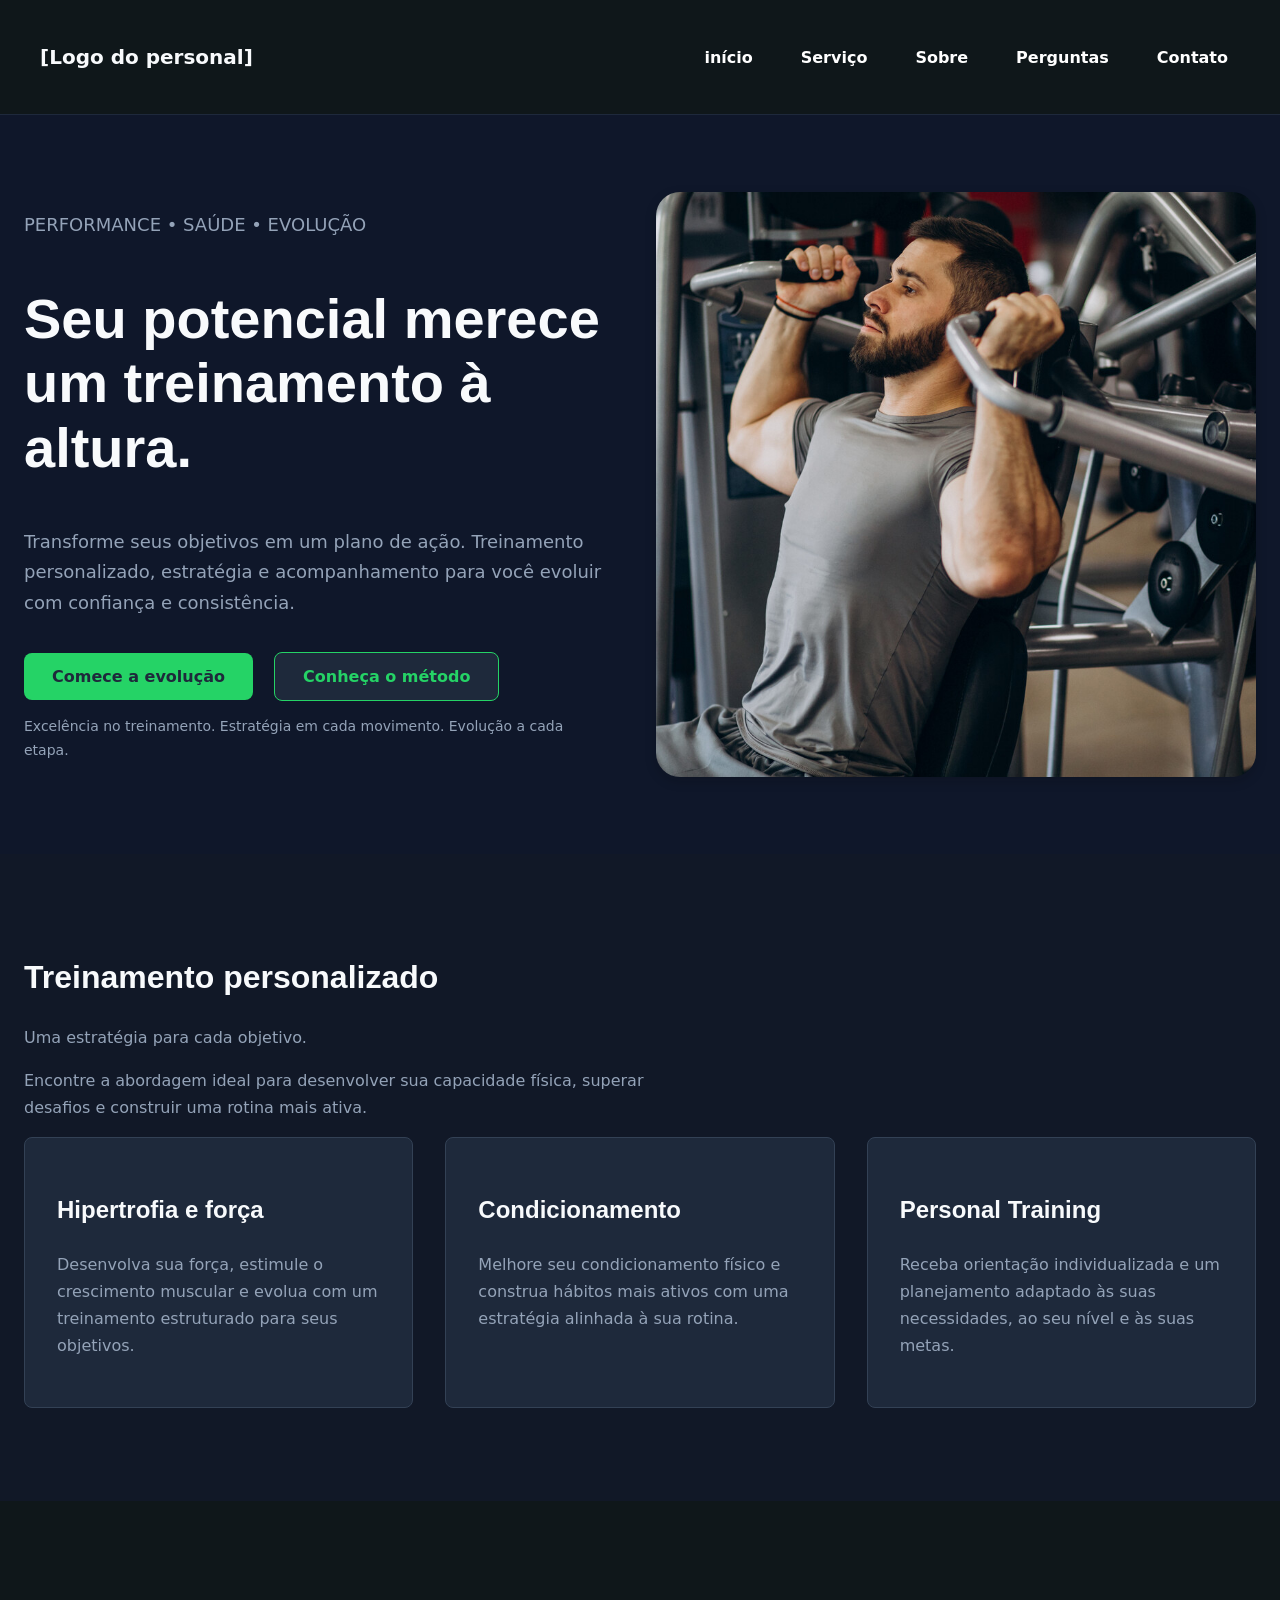
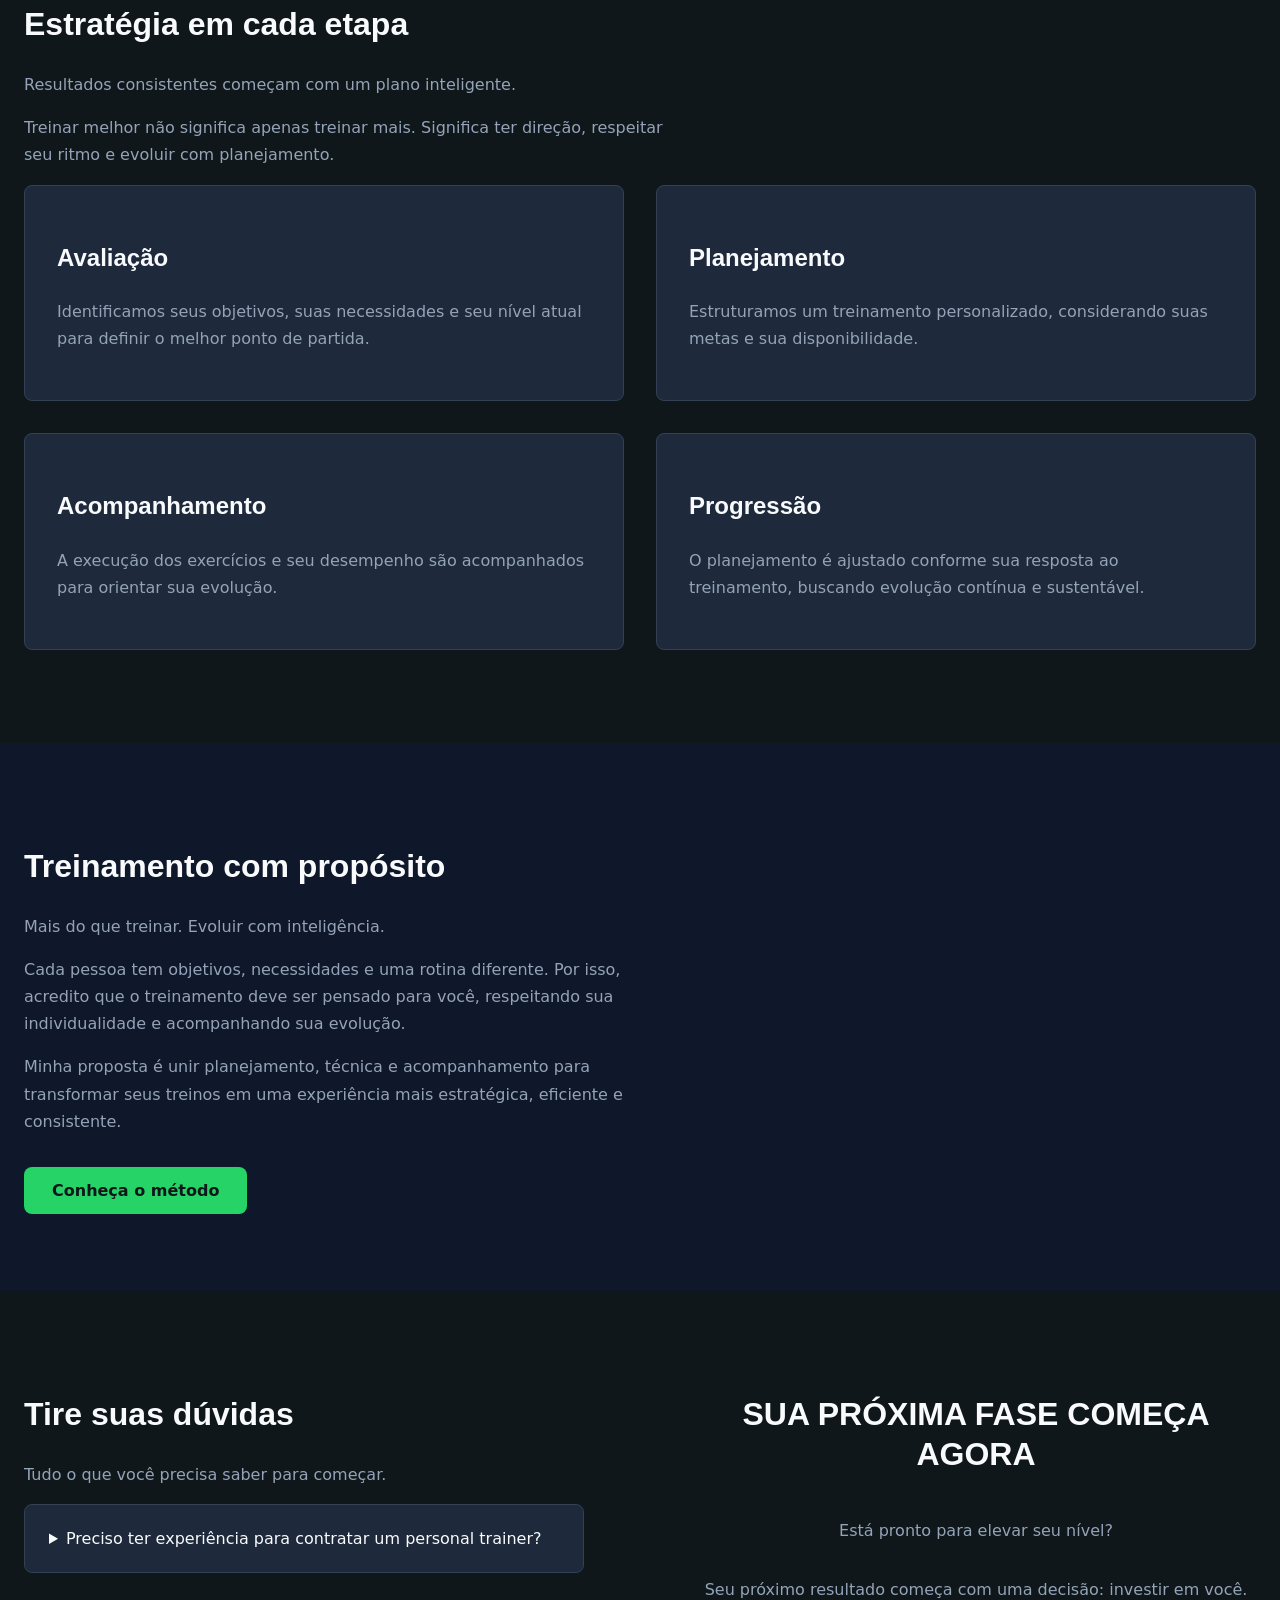
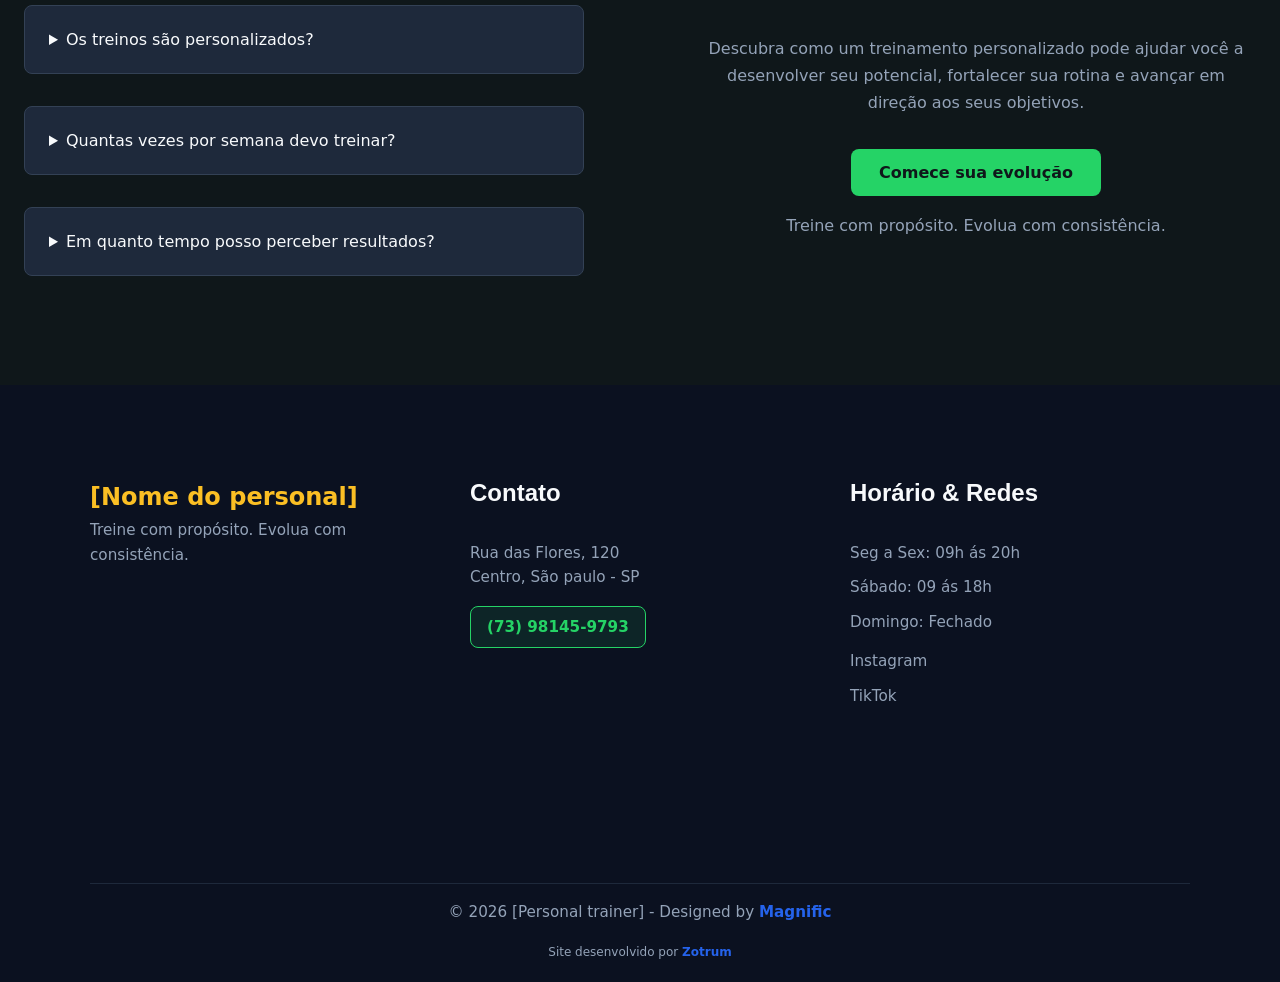
<file: zotrum/pages/treiner-Personal.html>
<!DOCTYPE html>
<html lang="pt-br">

<head>
    <meta charset="UTF-8">
    <meta name="viewport" content="width=device-width, initial-scale=1.0">
    <meta name="description" content="Treinamento personalizado e acompanhamento estratégico para você evoluir com consistência. Planos online e presencial. Comece agora pelo WhatsApp.">
    <meta name="author" content="Persona Trainer">
    <meta property="og:title" content="Personal Trainer | Performance e Evolução">
    <meta property="og:description" content="Transforme seus objetivos em um plano de ação. Treinamento personalizado para você evoluir com confiança.">
    <meta property="og:url" content="https://zotrum-dev.github.io/zotrum/treiner-Personal.html">
    <meta property="og:type" content="website">
  
    <link rel="stylesheet" href="src2/personal.css">
    <link rel="shortcut icon" href="../favicon/favicon.ico" type="image/x-icon">
    <title>Página de demonstração</title>
</head>

<body>
    <header>
        <p>[Logo do personal]</p>

        <button class="menu-hamburguer" aria-label>☰</button>

        <nav  class="navMenu">
            <ul>
                <li><a href="../../index.html">início</a></li>
                <li><a href="#servico">Serviço</a></li>
                <li><a href="#sobre">Sobre</a></li>
                <li><a href="#pergunta">Perguntas</a></li>
                <li><a href="#contato">Contato</a></li>
            </ul>
        </nav>
    </header>
    <main>

        <a href="https://wa.me/5573981459793?text=Ol%C3%A1!%20Vim%20pelo%20celular%20e%20quero%20tirar%20uma%20d%C3%BAvida%20sobre%20o%20treinamento." target="_blank" class="whatsapp" aria-label="Falar no WhatsApp">
  <svg viewBox="0 0 24 24" width="32" height="32" fill="white"><path d="M17.472 14.382c-.297-.149-1.758-.867-2.03-.967-.273-.099-.471-.148-.67.15-.197.297-.767.966-.94 1.164-.173.199-.347.223-.644.075-.297-.15-1.255-.463-2.39-1.475-.883-.788-1.48-1.761-1.653-2.059-.173-.297-.018-.458.13-.606.134-.133.298-.347.446-.52.149-.174.198-.298.298-.497.099-.198.05-.371-.025-.52-.075-.149-.669-1.612-.916-2.207-.242-.579-.487-.5-.669-.51-.173-.008-.371-.01-.57-.01-.198 0-.52.074-.792.372-.272.297-1.04 1.016-1.04 2.479 0 1.462 1.065 2.875 1.213 3.074.149.198 2.096 3.2 5.077 4.487.709.306 1.262.489 1.694.625.712.227 1.36.195 1.871.118.571-.085 1.758-.719 2.006-1.413.248-.694.248-1.289.173-1.413-.074-.124-.272-.198-.57-.347m-5.421 7.403h-.004a9.87 9.87 0 01-5.031-1.378l-.361-.214-3.741.982.998-3.648-.235-.374a9.86 9.86 0 01-1.51-5.26c.001-5.45 4.436-9.884 9.888-9.884 2.64 0 5.122 1.03 6.988 2.898a9.825 9.825 0 012.893 6.994c-.003 5.45-4.437 9.884-9.885 9.884m8.413-18.297A11.815 11.815 0 0012.05 0C5.495 0 .16 5.335.157 11.892c0 2.096.547 4.142 1.588 5.945L.057 24l6.305-1.654a11.882 11.882 0 005.683 1.448h.005c6.554 0 11.89-5.335 11.893-11.893a11.821 11.821 0 00-3.48-8.413Z"/></svg>
</a>
        <section class="hero">
            <div class="conteinerHero"><p>PERFORMANCE • SAÚDE • EVOLUÇÃO</p>
            <h1>Seu potencial merece um treinamento à altura.</h1>
            <p>Transforme seus objetivos em um plano de ação. Treinamento personalizado, estratégia e acompanhamento
                para você evoluir com confiança e consistência.</p>
            <a href="https://wa.me/5573981459793?text=Ol%C3%A1!%20Vi%20seu%20site%20e%20quero%20come%C3%A7ar%20a%20treinar.%20Pode%20me%20contar%20como%20funciona%3F" target="_blank">Comece a evolução</a>
            <a id="hero-a2" href="#metodo">Conheça o método</a>
            <p class="nota-rodape">Excelência no treinamento. Estratégia em cada movimento. Evolução a cada etapa.</p>
            </div>

            <div class="imgHero">
                <img src="./src2/img/img2.jpg" alt="imagens">
            </div>
            
        </section>

        <section id="servico" class="servico">
            <h2>Treinamento personalizado</h2>
            <p>Uma estratégia para cada objetivo.</p>
            <p>Encontre a abordagem ideal para desenvolver sua capacidade física, superar desafios e construir uma
                rotina mais ativa.</p>

            <ul>
                <li>
                    <h3>Hipertrofia e força</h3>
                    <p>Desenvolva sua força, estimule o crescimento muscular e evolua com um treinamento estruturado
                        para seus objetivos.</p>
                </li>
                <li>
                    <h3>Condicionamento</h3>
                    <p>Melhore seu condicionamento físico e construa hábitos mais ativos com uma estratégia alinhada à
                        sua rotina.</p>
                </li>
                <li>
                    <h3>Personal Training</h3>
                    <p>Receba orientação individualizada e um planejamento adaptado às suas necessidades, ao seu nível e
                        às suas metas.</p>
                </li>

            </ul>
        </section>

        <section id="metodo" class="metodo">
            <h2>Estratégia em cada etapa</h2>
            <p>Resultados consistentes começam com um plano inteligente.</p>
            <p>Treinar melhor não significa apenas treinar mais. Significa ter direção, respeitar seu ritmo e evoluir
                com planejamento.</p>

            <ul>
                <li>
                    <h3>Avaliação</h3>
                    <p>Identificamos seus objetivos, suas necessidades e seu nível atual para definir o melhor ponto de
                        partida.</p>
                </li>
                <li>
                    <h3>Planejamento</h3>
                    <p>Estruturamos um treinamento personalizado, considerando suas metas e sua disponibilidade.</p>
                </li>
                <li>
                    <h3>Acompanhamento</h3>
                    <p>A execução dos exercícios e seu desempenho são acompanhados para orientar sua evolução.</p>
                </li>
                <li>
                    <h3>Progressão</h3>
                    <p>O planejamento é ajustado conforme sua resposta ao treinamento, buscando evolução contínua e
                        sustentável.</p>
                </li>
            </ul>
        </section>

        <section id="sobre" class="sobre">
            <h2>Treinamento com propósito</h2>
            <p>Mais do que treinar. Evoluir com inteligência.</p>
            <p>Cada pessoa tem objetivos, necessidades e uma rotina diferente. Por isso, acredito que o treinamento deve
                ser pensado para você, respeitando sua individualidade e acompanhando sua evolução.</p>
            <p>Minha proposta é unir planejamento, técnica e acompanhamento para transformar seus treinos em uma
                experiência mais estratégica, eficiente e consistente.</p>
            <a href="https://wa.me/5573981459793?text=Ol%C3%A1!%20Quero%20entender%20melhor%20o%20seu%20m%C3%A9todo%20de%20treinamento." target="_blank" >Conheça o método</a>
        </section>

        <div id="pergunta" class="FAQ-CTA">
            <section class="FAQ">
            <h2>Tire suas dúvidas</h2>
            <p>Tudo o que você precisa saber para começar.</p>
            <details>
                <summary>Preciso ter experiência para contratar um personal trainer?</summary>
                <p>Não. O treinamento pode ser adaptado tanto para iniciantes quanto para pessoas que já possuem
                    experiência com exercícios físicos.</p>
            </details>
            <details>
                <summary>Os treinos são personalizados?</summary>
                <p>Sim. A proposta é desenvolver um planejamento alinhado aos seus objetivos, às suas necessidades e à
                    sua rotina.</p>
            </details>
            <details>
                <summary>Quantas vezes por semana devo treinar?</summary>
                <p>A frequência depende dos seus objetivos, do seu condicionamento e da sua disponibilidade. O
                    planejamento deve considerar também a recuperação entre os treinos.</p>
            </details>
            <details>
                <summary>Em quanto tempo posso perceber resultados?</summary>
                <p>Os resultados variam de pessoa para pessoa e dependem de fatores como regularidade, alimentação,
                    recuperação e objetivos individuais.</p>
            </details>
        </section>

        <section class="CTA">
            <h2>SUA PRÓXIMA FASE COMEÇA AGORA</h2>
            <p>Está pronto para elevar seu nível?</p>
            <p>Seu próximo resultado começa com uma decisão: investir em você.</p>
            <p>Descubra como um treinamento personalizado pode ajudar você a desenvolver seu potencial, fortalecer sua rotina e avançar em direção aos seus objetivos.</p>
            <a href="https://wa.me/5573981459793?text=Ol%C3%A1!%20Cheguei%20at%C3%A9%20o%20final%20do%20seu%20site%20e%20estou%20pronto%20para%20dar%20o%20pr%C3%B3ximo%20passo." target="_blank">Comece sua evolução</a>
            <p class="nota-rodape">Treine com propósito. Evolua com consistência.</p>
        </section>
        </div>

        
    </main>
    <footer id="contato">

     <div class="container-footer">

        <div class="footer-col">
            <p class="marcar-footer">[Nome do personal]</p>
            <p>Treine com propósito. Evolua com consistência.</p>
        </div>
        <div class="footer-col">
            <h3>Contato</h3>

            <address>
                Rua das Flores, 120<br>
                Centro, São paulo - SP
            </address>

            <ul class="lista-contato">
                <li><a href="https://wa.me/5573981459793?text=Ol%C3%A1!%20Gostaria%20de%20agendar%20um%20hor%C3%A1rio." target="_blank">(73) 98145-9793</a></li>
            
            </ul>
        </div>

        <div class="footer-col">
            <h3>Horário & Redes</h3>

            <ul class="lista-horario">
                <li>Seg a Sex: 09h ás 20h</li>
                <li>Sábado: 09 ás 18h</li>
                <li>Domingo: Fechado</li>
            </ul>

            <ul class="lista-redes">
                <li><a href="">Instagram</a></li>
                <li><a href="">TikTok</a></li>
            </ul>
        </div>
        

    
        </div>
        <p class="copy">© 2026 [Personal trainer] -  Designed by <a href="https://www.magnific.com" target="_blank" rel="noopener noreferrer">Magnific</a></p>
        <p class="credito">Site desenvolvido por <a href="https://zotrum-dev.github.io/zotrum/" targe="_blank">Zotrum</a></p>
    </footer>

    <script src="./src2/main.js"></script>
</body>

</html>
</file>
<file: zotrum/src/style.css>
/* Estilo da zotrum */

* {
    box-sizing: border-box;
}

html {
   scroll-behavior: smooth;
}


:root {

    /* Padrões de sombras para cards */
    --sombras: 0 4px 6px rgba(0, 0, 0, 0.02);

    /* padrões de colunas */

    --cln: repeat(auto-fit, minmax(280px, 1fr));

    /* Padrões de fonte de família  */

    --family-h3:  sans-serif;

    /* Padrões de cores */
    --cards:#f8fafc;
    --corTexto:#0f172a;
    --bordaCard:#e2e8f0;

    /* Radiu de botões */
    --botao:8px;
    --card:1rem;
}


/* Para fins de testes */

/* @media(min-width:320px) {

    body {
        border: 5px solid purple;
    }


} */

@media(min-width:768px) {

    body {
        border: none;
    }

    body .whatsapp{
        display:none;
    }

  
    .hero .hero2 ul{
        display:flex;
        flex-direction:row;

    }

    .hero .hero2 li{
       margin-right:2rem;

    }

    body section a:hover{
    transform:scale(1.1);
    transition: 0.3s;
   
}

    section div {


    margin-bottom: 2rem;
    border-radius:0.5rem;




}
    .servico .lista-servico  ul{

        grid-template-columns: var(--cln);
    }

    .servico .blocos-Servico {
        grid-template-columns: var(--cln);
    }

    section .servico3{
       grid-template-columns:var(--cln);
      
    }

    section .card-manutencao {
        grid-template-columns:var(--cln);
        
    }

    .sobre2 .sobre3 {
        grid-template-columns: repeat(2, 1fr);
    }

    body .container-footer {
        grid-template-columns:var(--cln);
        text-align:left;
    }

    body .FAQ{

        grid-template-columns:repeat(2, 1fr);
        gap:2rem;
        align-items:start;


    }

    .FAQ .FAQ2{
        grid-template-columns:1fr;

    }






}

body {
    display:grid;
    grid-template-columns:minmax(0, 1fr);
    margin: 0;
    font-family:system-ui, -apple-system, 'Segoe UI', Roboto, sans-serif;
   


}

body p{
    max-width:65ch;
}
/* body>* {
    outline: 1px solid blue;
} */

main {
     background-color:#f4f4f460;
}

main>* {
    /* outline: 1px solid green; */
    
    position:relative;
}




section h1, h2, h3, h4{ font-family:sans-serif}

header{
    padding:20px clamp(20px, 5vw, 40px);
    background-color:#e2e8f0;
}

.logo{
    display:flex;
    align-items: center;
    gap: 8px;
    text-decoration: none;
    border:none;
    
}

.logo:hover{
    background:none;
    outline: none;
}

.logo-icone{
    font-size: 1.5rem;
    font-weight:900;
    color:#1e40af;
    letter-spacing: -1px;
    border:none;
}

.logo-texto {
    font-size: 1.125rem;
    font-weight: 700;
    color:#0f172a;
    letter-spacing: 2px;
}




/* 1º seção hero */

.whatsapp{
    position:fixed;
    right:2ch;
    bottom:2ch;
    padding:1rem;
    color:white;
    border-radius:14px;
    background-color:#25D366;
    z-index:1;
    
}

.whatsapp:hover{
    transform: scale(1.05);
}

.hero2 {

    box-shadow: var(--sombras);
    padding: clamp(1rem, 3vw, 2rem);
   
    
 
    


}


 .hero2 .pHe {

    
    border-radius: 1rem;
    display: inline-block;
    padding: 0.5rem 2rem 0.5rem 2rem;
    font-size: 1rem;
    color: green;
    border:1px solid var(--bordaCard);
}

.hero2 h1 {
       
    font-size: clamp(2rem, 6vw, 3.5rem);
    color:var(--corTexto);
    margin-bottom:2rem;
}

.hero2 p {
    font-size: clamp(18px, 2vw, 20px);
     color:var(--corTexto)
}



.hero2 ul {
    list-style: none;
    display: flex;
    flex-direction:column;
    padding: 0;
    margin-top: 4rem;
}

.hero2 a {
    text-decoration: none;
    display:inline-block;
    margin-bottom:2rem;
    background-color: green;
    padding: 14px 28px;
    border-radius: 8px;
    color: white;

}



body a:hover {
    background-color: white;
    color: green;
    outline: 1px solid green;
}

#hero-a {
    background-color: white;
    outline: 1px solid green;
    color: green;
   
    
}

#hero-a:hover {
    background-color: green;
    color: white;
    
}

a {
    text-decoration: none;
    font-weight:700;
    
}

/* Expansão inverso geral de todas as seções */

section {
    padding: clamp(3rem, 6vw, 6rem) clamp(10px, 2vw, 20px);

}



section a:hover{
    transform:scale(1.02);
    transition: 0.3s;
   
}

/* Ajustes de subtítulos de seções */

section h2 {
    font-size: clamp(1.5rem, 4vw, 2.5rem);
    
}

section h3 {
    font-size: clamp(1.1rem, 3vw, 1.5rem );
    
}

/* Expansão inverso em todos div das seções  */

section div {

    padding:clamp(1rem, 3vw, 2rem);
    margin-bottom: 2rem;
    border-radius:0.5rem;
  
}





/* .servico div {
    outline: 1px solid green;

} */

/* 2º seção */

/* 1º container Lista de serviço pertencente a 2º seção */

.lista-servico p {
    font-size: clamp(1rem, 2vw, 18px);
 
}


.lista-servico ul {
    list-style: none;
    display: grid;
    grid-template-columns:1fr;
    padding: 0;
    gap: 1.5rem;
    /* border: 1px solid gray; */
    margin-top: 4rem;
}



.lista-servico li {
    padding: 32px 24px;
    /* border: 1px solid green; */
    border-radius: 1rem;
    box-shadow: var(--sombras);
    background-color:var(--cards);
    color:var(--corTexto);
    border:1px solid var(--bordaCard);

}

.lista-servico li h3 {
    font-size: clamp(1.1rem, 3vw, 1.5rem);
}

.lista-servico li p {
    font-size: clamp(1rem, 2vw, 18px);

}
.servico .nota-servico{
    text-align:center;
    max-width:600px;
    font-size:0.875rem;
    margin:32px auto 0 auto;
    
  
}

/* 2º Container: container-serviço da seção 2º */

.Container-servico {
    margin-top: 3rem;
    padding: 0;
    box-shadow: none;
}

.blocos-Servico {
    display: grid;
    grid-template-columns: 1fr;
    gap: 2rem;
    padding: 0;
    /* border: 1px solid green; */


}

.blocos-Servico h4 {
    font-size: clamp(1rem, 2vw, 18px);
    
  

}

.blocos-Servico p {
    font-size: 16px;
    

}

.blocos-Servico div {
    border: 1px solid var(--bordaCard);
    color:var(--corTexto);
    background-color:var(--cards);
    border-radius: 1rem;
    padding: 2rem;
    margin: 0;




}

.blocos-Servico div span {
    background-color: #25D366;
    color: white;
    display: flex;
    align-items: center;
    justify-content: center;
    border-radius: 100%;
    width: 8px;
    height: 8px;
    padding: 1.5rem;
    font-size: 1.2rem;

}

/* 3º Container servico2 da seção 2º */

.servico2 {
    margin-top:3rem;

    /* outline:1px solid green; */
}

.servico2 h3 {
    font-size: clamp(1.1rem, 3vw, 1.5rem);
    color: green;
    text-align:center;



}

.marker{
    color:#25D366;
}

.servico2 #pServico {
    font-size:clamp(16px, 2vw,18px);
    text-align:center;
    margin-bottom:2rem;
    margin:0 auto 2rem auto;
    

}

/* 1º lista pertencente ao container serviço 2 da seção 2º */

.servico3{
  display:grid;
  grid-template-columns:1fr;
  max-width:auto;
  gap:2rem;
  /* outline:1px solid green; */
  justify-content:center;
  padding:0;
  
  

}



 .cards1{
   /* outline:1px solid green; */
   background-color:rgb(244, 244, 244);
   list-style:none;
   border:1px solid  #e2e8f0;
   box-shadow:0 4px 12px rgb(0,0,0,0,12);
   
}



.cards1  h4 {
    
    font-size: clamp(16px, 2vw, 18px);
    margin-bottom:20px;
    text-align:center;
    
}

.cards1 .precos{
    margin-bottom:4rem;
    font-size:2rem;
    font-weight: 800;
    color:#0f172a;
}

.cards1 span p{
    text-align:left;
    margin-top:2rem;
    
}

.cards1  p{

    /* outline:1px solid green; */
    font-size:1rem;
    text-align:center;
    color:#64748b;
    
    
    
}

.cards1 .LinkS3{
    
    display:flex;
}

.cards1 a{
    
    display:flex;
    justify-content:center;
    background-color:#25D366;
    border-radius:8px;
    padding:14px 28px;
    color:#0f172a;
   
    
 
}

#cards2{
    border:3px solid #25D366;
    box-shadow: 0 10px 25px rgba(0,0,0,0.1);
    background-color:white;
}

.manutencao{
    /* outline:1px solid green; */
    text-align:center;
    padding-bottom:0;
}

#pServico2 {
    font-size:clamp(16px, 2vw,18px);
    text-align:center;
    margin-bottom:2rem;
    margin:0 auto 2rem auto;
    

}

.manutencao p{
    margin:1rem auto 0 auto;
}

.card-basico p{
    padding-bottom:4px;
}

.card-manutencao{
    display:grid;
    grid-template-columns:1fr;
    justify-content:center;
    gap:2rem;
    padding:0;
    
}

.card-manutencao > div{
    
    background-color:rgb(244, 244, 244);
    border:1px solid  #e2e8f0;
    box-shadow:0 4px 12px rgb(0,0,0,0,12);
    
    
}

.card-manutencao .card-recomendado{
    border:3px solid #25D366;
    background-color:white;
    box-shadow: 0 10px 25px rgba(0,0,0,0.1);
}



.card-manutencao h4 {
    
    font-size: 18px;
    margin-bottom:20px;
    text-align:center;
}

.card-manutencao .preco{
    margin-bottom:4rem;
    font-size:2rem;
    font-weight: 800;
    color:#0f172a;
}
.card-manutencao p{
    color:#64748b;
    font-size:1rem;
    

}






.card-manutencao span p{
    text-align:left;
    margin:2rem 0 2rem 0;
    /* outline:1px solid green; */
    
}


.link-div{
    outline:1px solid black;
    margin:0;
   
    
}

.manutencao a{
    display:flex;
    justify-content:center;
    background-color:#25D366;
    padding:14px 28px;
    border-radius:8px;
    color:#0f172a;
    

}

.nota-rodape{
    font-size:0.875rem;
    text-align:left;
    max-width: 700px;
    margin: 20px auto 0;
    color:#475569;
    padding:16px;
    background-color: #f8fafc;
    border-radius: 8px;
    
}


/* 3º seção */

/* 1º Container a pertencer a seção sobre */

/* .sobre2 {
    outline:1px solid green;

} */

.sobre2 p{
    font-size:18px;
   
}

/* 2º Container a pertencer o container sobre2 */

.sobre3 {
    display:grid;
    grid-template-columns:minmax(0, 1fr);
    justify-content:center;
    align-items:stretch;
    gap:0 2rem;
    padding:0;
    
    


}

.sobre3 > div{
    /* outline:1px solid red; */
    background-color:var(--cards);
    border:3px solid var(--bordaCard);
    color:var(--corTexto);
    box-shadow:var(--sombras);
    

}

.sobre3 h3{

    font-size:clamp(1.1rem, 5vw, 1.5rem);
    
}


.sobre3 p{
    font-size:1rem;
}

.p-adv{
    padding-right:5rem;
}

.barbearia{
    padding-bottom:1.8rem;
}

.div-personal h3{
    padding-right:5rem;
}

.sobre3 a{
    border:3px solid green;
    color:green;
    padding:0 16px;
    border-radius:8px;
    font-size:1rem;
    display:flex;
    justify-content:center;
    align-items:center;
    flex-shrink: 0;
    margin-top:2rem;
    height:48px;
    
}

.sobre3 a:hover{
    background-color:green;
    border:none;
    color:white;
    transform: scale(1.03)
}

/* 4º seção */

/* 1º Container pertencer a seção de perguntas */

.FAQ{
    display:grid;
    grid-template-columns:1fr;
    padding:1.5rem;
    gap:4rem;
    


}

/* Container FAQ2 pertence o container FAQ */

/* .FAQ2 {
    outline:1px solid green;
} */



.FAQ2 details{
    box-shadow:var(--sombras);
    background-color:var(--cards);
    color:var(--corTexto);
    border:1px solid var(--bordaCard);
    padding:16px 20px;
    border-radius:1rem;
    font-size:18px;
    font-weight:600;
    margin-bottom:2rem;

}

.FAQ2 summary{
    font-size:18px;
}


/* 5º seção para o mobile */

/* 2º Container a pertencer container FAQ */

 .CTA {
    /* outline:1px solid green; */
    display:grid;
    grid-template-columns:1fr;
    ;


}

.CTA h3{
    font-size:clamp(1.1, 3vw, 1.5rem);
    
    margin-top:calc(2.5rem + 5px);
 
}

.CTA p{
    font-size:18px;
    
   
}

.form-CTA{
    display:grid;
    grid-template-columns:1fr;
    justify-content:center;
    gap:2rem;
    box-sizing: border-box;
    /* outline:1px solid green; */
    width:80%;
}



.form-CTA input{
   
    padding: 12px 16px;
    background-color:#ffffff;
    border: 1px solid #e2e8f0;
    border-radius: 8px;
}

.form-CTA input:focus{
    box-shadow:0 4px 12px rgba(0, 0, 0, 0.137)
}

.form-CTA select {
  /* Remove o visual padrão do navegador */
  -webkit-appearance: none;
  -moz-appearance: none;
  appearance: none;
  
  /* Seus estilos */
  padding: 12px 16px;
  border: 1px solid #e2e8f0;
  border-radius: 8px;
  background-color: #ffffff;
  
  
  /* Adiciona uma setinha customizada (usando uma imagem SVG no fundo) */
  background-image: url("data:image/svg+xml;charset=US-ASCII,%3Csvg%20xmlns%3D%22http%3A%2F%2Fwww.w3.org%2F2000%2Fsvg%22%20width%3D%22292.4%22%20height%3D%22292.4%22%3E%3Cpath%20fill%3D%22%230f172a%22%20d%3D%22M287%2069.4a17.6%2017.6%200%200%200-13-5.4H18.4c-5%200-9.3%201.8-12.9%205.4A17.6%2017.6%200%200%200%200%2082.2c0%205%201.8%209.3%205.4%2012.9l128%20127.9c3.6%203.6%207.8%205.4%2012.8%205.4s9.2-1.8%2012.8-5.4L287%2095c3.5-3.5%205.4-7.8%205.4-12.8%200-5-1.9-9.2-5.5-12.8z%22%2F%3E%3C%2Fsvg%3E");
  background-repeat: no-repeat;
  background-position: right 12px top 50%;
  background-size: 12px auto;
}


.form-CTA button{
    padding: 16px 32px;
    background-color:#25D366;
    font-weight: 700;
    font-size: 1.125rem;
    color:#0f172a;
    border:none;
    border-radius:8px;

}

.form-CTA button:hover{
    transform: scale(1.05);
    transition:  0.3s;
}


/* Ultima seção do rodapé */

footer {
    border-top:1px solid rgb(255, 255, 255);
    padding:60px 50px 20px;
    font-size:0.95rem;
    background-color:#e2e8f0;
    
}

.container-footer{
    display:grid;
    grid-template-columns:1fr;
    gap:40px;
    padding-bottom:6rem;
    max-width:1100px;
    text-align:center;
}

.footer-col span{
    color:#1e40af;
}

.marca-footer{
    font-weight:800;
    font-size:1.5rem;
    margin-top:10px;
}

footer ul{
    list-style:none;
    margin:0;
    padding:0;
}

.footer-col a{
    text-decoration:none;
    color:black;
    padding: 8px 16px;
    border-radius:8px;
    background-color:#25D366;
    color:white;
    font-weight: 700;
    
}

.footer-col  a:hover{
    outline: none;
    border:1px solid #25D366;
    color:#25D366;
    background-color:#e2e8f0;
    transform: scale(1.1);
    
    
    
}

.footer-col .email{
    display:inline-block;
    background:none;
    margin-top:2rem;
    color:black;
}

.footer-col .email:hover{
    background:none;
    border:none;
    color:#475569;
}



.copy{
    text-align:center;
    margin:auto;
}
</file>
<file: zotrum/pages/src2/advocacia.css>
*{
    box-sizing:border-box;
}

html{
    scroll-behavior: smooth;
}

:root{

    /* Padrões de colunas */
    --cln:repeat(auto-fit, minmax(280px, 1fr));

    /* Cores para utilizar */
    --cor-fundo: #f8fafc;
    --cor-texto-principal: #0f172a;
    --cor-texto-apoio: #475569;

    /* Cor da marca Advocacia */

    --cor-primaria:#1e3a8a;
    --cor-destaque: #b45309;

    /* borda */
    --cor-borda: #e2e8f0;
}

@media(min-width:768px){

    header .menu-hamburguer{
    display:none;
}

    body .navMenu {
        width:auto;
        display:block;
        position:relative;
        top:0;
        right:0;
        padding:0;
        background:none;
        box-shadow:none;
    }

    body .navMenu ul{
    display:flex;
    flex-direction:row;
    justify-content:space-evenly;
    list-style:none;
    gap:1rem;
    margin:0;
    padding:0;
    /* outline:1px solid green; */
    }

    body .navMenu  a{
        margin:0;
        padding:12px 12px;
        border:none;
        border-radius:8px;
    }

   

    body .container-area{
        grid-template-columns: repeat(2, 1fr);
    }

    body .sobre{
        grid-template-columns: var(--cln);
        
    }

    body .container-atendimento{
        grid-template-columns:var(--cln);
    }

    body .container-diferente{
        grid-template-columns:repeat(2, 1fr);
    }
    
    body .FAQ-CTA{
        grid-template-columns:var(--cln);
    }

    body .CTA {
    text-align:left;
}

    body .container-footer{
        text-align:left;
    }

    body .rede-col{
        justify-content:flex-start;
    }
}

body {
   
    margin:0;
    background-color:#f8fafc;
    overflow-x:hidden;

}

img {
    max-width:100%;
}

/* body > *{
    outline:1px solid green;
    
} */

body, p, a{
    font-family: 'Inter', sans-serif;
    
    
    
}

body a{
    text-transform: uppercase;
    letter-spacing:1px;
    font-weight: 700;
    font-size:0.875rem;
}

body 

h1, h2, h3{
    font-family: 'Playfair Display', serif;
    color:var(--cor-primaria);
    
}

h1{
    font-size:clamp(2rem, 5vw, 3.5rem);
    
}

h2{
    font-size:clamp(1.5rem, 4vw, 2.5rem)
}

h3{
    font-size:clamp(1.1rem, 3vw, 1.5rem);
}


header{
    display:flex;
    justify-content:space-between;
    align-items:center;
    padding:1.5rem;
}

header p{
    font-size:clamp(1.25rem, 2vw, 1.5rem);
    font-weight:700;
    color:var(--cor-primaria);
}


.menu-hamburguer{
    display:block;
    background:none;
    border:none;
    font-size:2rem;
    color:#0f172a;
    cursor:pointer;
}

.navMenu{
    display:none;
    /* outline:1px solid blue; */
    position:absolute;
    top:75px;
    right:20px;
    width:220px;
    background-color:var(--cor-fundo);
    border-radius:12px;
    padding:1rem 0;
    box-shadow: 0 10px 30px rgb(0,0,0,0.2);
    z-index: 999;
    
    
}

.navMenu ul{
    
    display:flex;
    flex-direction:column;
    list-style:none;
    padding:0;
    gap:0;
    margin:0;
    
   
}

.navMenu.ativo{
    display: block; 
  }


.navMenu  a {
    text-decoration:none;
    display:block;
    color:#060911;
    padding:12px 24px;
    text-align:left;
    font-family: system-ui, -apple-system,  'Segoe UI', sans-serif;
    font-weight:600;
    font-size:0.875rem;
    
    
    
    
    
   
}

.navMenu a:hover{
    background-color:var(--cor-primaria);
    transition: color 0.3s;
    color:white;
}


section{
    padding:clamp(3rem, 6vw, 6rem) 1.5rem;
}

section p{
    max-width:65ch;
    color:var(--cor-texto-principal);
    font-size:1rem;

}

.text-apoio{
    font-size:0.875rem;
    color:var(--cor-texto-apoio);
}

section a{
    
    background-color:var(--cor-primaria);
    text-decoration:none;
    padding:14px 28px;
    border-radius:8px;
    color:white;
    font-weight: 700;
    
}

section a:hover{
    transition: 0.3s;
    transform:scale(1.05);
    background:var(--cor-fundo);
    color:var(--cor-texto-principal);
    background-color:var(--cor-destaque);
}

.hero{
    display:grid;
    grid-template-columns:var(--cln);
    justify-content:center;
    align-items:center;
    gap:6rem;
}



.container-hero h1{
    margin:0;
}

.p-hero{
    font-size:clamp(1rem, 2vw, 1.125rem);
}

.hero a{
    display:inline-block;
    margin-top:1.5rem;
   
    
}

.hero a:hover{
    transform: scale(1.1);
    transition: 0.3s;
    background-color:var(--cor-destaque);
    color:var(--cor-texto-principal);
}



.container-img img{
    width:100%;
    height:490px;
    object-fit: cover;
    border-radius:8px;
    box-shadow: 0 4px 12px rgba(0, 0, 0, 0.174);
}

.container-area{
    display:grid;
    grid-template-columns:1fr;
    gap:2rem;
}

.container-area > div{
    border:1px solid var(--cor-borda);
}

.card-areas{
    padding:32px;
    border-top: 4px solid var(--cor-primaria);
    border-radius:4px;
    box-shadow: 0 4px 6px rgba(0,0,0,0.02);
}

.container-area h3{
    margin-bottom:2rem;
}

.container-area p{
    font-size:14px;
}

.container-area a{
    display:flex;
    justify-content:center;
}

.sobre{
    display:grid;
    grid-template-columns:1fr;
    gap:60px;
}

.container-sobre {
    /* outline:1px solid green; */
    margin:0;
}

.container-sobre h2{
    margin:0;
}

.sobre ul{
    padding:1.5rem;
    margin:0;
}



.container-sobre-img img{
    width:100%;
    height: 100%;
    object-fit: cover;
    object-position: top right;
    border-radius:8px;
}

.sobre li{
    color:var(--cor-texto-principal);
    margin-bottom:1rem;
    list-style:none;
}

.sobre a{
    display:inline-block;
}

.sobre a:hover{
    transition: 0.3s;
    transform: scale(1.05);
    
}

.container-atendimento{
    display:grid;
    grid-template-columns:1fr;
    gap:1rem;
}

.container-atendimento > div{
    border:1px solid var(--cor-borda);
    padding:32px;
    border-radius:4px;
    
}



.atendimento a{
    display:inline-block;
    margin-top:1.5rem;
}

.atendimento a:hover{
    transition: 0.3s;
    
}

.container-diferente{
    display:grid;
    grid-template-columns:1fr;
    gap:1rem;
    
}

 .container-diferente > div{
    padding:32px;
    border:1px solid var(--cor-borda);
}

.FAQ-CTA{
    display:grid;
    grid-template-columns:1fr;
    gap:4rem;
}

.FAQ details{
    border:1px solid var(--cor-borda);
    padding:1.5rem;
    border-radius:4px;
    margin-bottom:2rem;
}

.FAQ summary{
     color:var(--cor-texto-principal);
     font-size:1.1rem;
}

.FAQ p{
    font-size:0.875rem;
    color:var(--cor-texto-apoio);
}

.CTA {
    text-align:center;
}

.CTA p{
    margin-bottom:2rem;
}

.CTA a{
    display:flex;
    justify-content:center;
    
}

footer{
    padding: 60px 20px 20px;
    background-color:#f8fafc;
}

footer p, a, li{
    color:var(--cor-texto-apoio);
}

footer ul li{
    margin-bottom: 10px;
}

.container-footer{
    display:grid;
    grid-template-columns:var(--cln);
    gap:1rem;
    text-align:center;
}

.marca{
    font-size:1.5rem;
    color:var(--cor-primaria);
    font-weight:bold;
}

.col-footer{
    /* outline:1px solid green; */
    padding:32px;

}

.col-footer a{
    text-decoration:none;

}

.col-footer a:hover{
    color:var(--cor-destaque);
}

.col-footer ul{
    list-style:none;
    padding:0;
    margin:0;
}

.rede-col{
    display:flex;
    justify-content:center;
    gap:1rem;
    list-style:none;
}

.container-rodape{
    display:grid;
    grid-template-columns:1fr;
    justify-content:center;
    gap:2rem;
    margin-top:10rem;
    text-align:center;
}

.container-rodape > div{
    /* outline:1px solid green; */
    align-self:end;
    
    
}

.aviso{
    max-width:700;
    margin:0 auto;
}

.copy{
    text-align:center;
    
}

.copy a{
    color:var(--cor-primaria);
    font-family:system-ui, -apple-system, 'Segoe UI',  sans-serif
}

.copy a:hover{
    color:#475569;
}

.termos{
    text-align:center;
}
</file>
<file: zotrum/pages/src2/personal.css>
/* Estilo de personal trainer */

*{
    box-sizing:border-box;
}

html {
   scroll-behavior: smooth;
}

:root{
    /* Padrões de colunas e linhas*/

    --cln:repeat(auto-fit, minmax(280px, 1fr));
    --lhe:4rem repeat(2, auto);

    /* Tipografia */
    --h1:clamp(2rem, 5vw, 3.5rem);
    --h2:clamp(1.5rem, 4vw, 2rem);
    --h3:clamp(1.1rem, 3vw, 1.5rem);
    --h4:clamp(1rem, 2vw, 18px);
    --p-destaques:clamp(16px, 2vw, 18px);
    --fonte-principal:sans-serif;

    /* Para colunas de listas */

    --ul-cln:minmax(0, 1fr);


}

@media(min-width:768px){
    body header{
        
        justify-content:space-between;
        flex-wrap:wrap;
        
    }

    body .menu-hamburguer{
        display:none;
    }
    
    body .navMenu {
        width:auto;
        display:block;
        position:relative;
        top:0;
        right:0;
        background:none;
        box-shadow:none;
        border:none;
        padding:0;
    }

    body .navMenu ul{
    display:flex;
    flex-direction:row;
    justify-content:end;
    list-style:none;
    gap:clamp(0.2rem, 2vw, 1.5rem);
    margin:0;
    padding:0;
    /* outline:1px solid green; */
    background-color:none;
    }

    body .navMenu  a{
        
        color:white;
        border:none;
        border-radius:8px;
        padding:12px;
        font-size:1rem;
    }

    

    body .whatsapp{
    display:none;
}

    body .hero{
        display:grid;
        grid-template-columns:var(--cln);
    }

    body .servico ul{
        grid-template-columns:var(--cln);

    }

    body .servico2 ul{
        grid-template-columns:repeat(2, minmax(280px, auto));
        justify-content:center;
        gap:2rem;
        text-align:left;

    }

   

    body .info-servico{
    
    width:20rem;
   
}

    
    body .container-galeria{
        grid-template-columns:repeat(2, minmax(280px, 1fr));
    }

    body .metodo ul{
        grid-template-columns:repeat(2, minmax(280px, 1fr));
    }

    body .FAQ-CTA{
        grid-template-columns:var(--cln);

    }

    body .CTA{
        background:none;
    }

    body .container-footer{
        grid-template-columns: repeat(3, 1fr);
        text-align:left;
    }
}

body{
    display:grid;
    grid-template-columns:minmax(0, 1fr);
    font-family:system-ui, -apple-system, 'Segoe UI', sans-serif;
    margin:0;
    background-color:#0f171a;
    position:relative;


}

body p{
    max-width:65ch;
}

/* body > *{
    outline:1px solid blue;

} */



header{
    display:flex;
    justify-content:space-between;
    align-items:center;
    padding:20px 40px;
    border-bottom: 1px solid #1e293b;
 
    


}

header p{
    font-size:1.25rem;
    font-weight: 700;
    color:#f8fafc;
}

.menu-hamburguer{
    display:block;
    background:none;
    border:none;
    font-size:2rem;
    color:#0f172a;
    cursor:pointer;
    color:white;
}

.navMenu{
    display:none;
    /* outline:1px solid blue; */
    position:absolute;
    top:75px;
    right:20px;
    width:220px;
    background-color:#1e293b;
    border:1px solid #334155;
    border-radius:12px;
    padding:1rem 0;
    box-shadow: 0 10px 30px rgb(0,0,0,0.2);
    z-index: 999;
    
    
}

.navMenu ul{
    
    display:flex;
    flex-direction:column;
    list-style:none;
    padding:0;
    margin:0;
    
   
}

.navMenu.ativo{
    display: block; 
  }


.navMenu  a {
    text-decoration:none;
    display:block;
    color:#0f172a;
    padding:12px 24px;
    text-align:left;
    font-family: system-ui, -apple-system,  'Segoe UI', sans-serif;
    font-weight:600;
    font-size:1.1rem;
    color:white;
    border-bottom:1px solid #334155;
    
 
}

.navMenu a:hover{
    background-color:#334155;
    transition: color 0.3s;
}


/* main > *{
    outline:1px solid blue;
} */
.whatsapp{
    display:flex;
    align-items:center;
    justify-content:center;
    position: fixed;
    bottom:20px;
    right: 20px;
    width:60px;
    height: 60px;
    background-color:#25D366;
    border-radius:50%;
    box-shadow: 0 4px 12px rgba(0,0,0,0.6);
    z-index: 1000;
    transition: transform 0.2s;

}

.whatsapp:hover{
    transform: scale(1.05);
}

section {
    padding:clamp(3rem, 6vw, 6rem) 1.5rem;
    /* outline:1px solid green;  */
}



h1, h2, h3, h4{
    color:#f8fafc;
}


h1{
    font-size:var(--h1);
    font-family:var(--fonte-principal);
    line-height:1.15;
    font-weight: 700;
}

h2{
    font-size:var(--h2);
    font-family:var(--fonte-principal);
    line-height:1.25;
    font-weight: 700;
}

h3{
    font-size:var(--h3);
    font-family:var(--fonte-principal);
    line-height:1.35;
    font-weight: 600;
}

h4{
    font-size:var(--h4);
    font-family:var(--fonte-principal);
    line-height:1.7;
    font-weight: 400;
}

p{
    line-height:1.7;
    color:#94a3b8;
}

section li{
    border:1px solid #334155;
    background-color:#1e293b;
}

section a{
    display:inline-block;
    color:#0f171a;
    text-decoration:none;
    padding:14px 28px;
    border-radius:8px;
    background-color:#25D366;
    font-weight: 600;
    font-size:1rem;
    margin-top:1rem;
}

section a:hover{
    background-color:#1e293b;
    outline:1px solid #25D366;
    color:#25D366;
    transition: color 0.3s;
}


section details{
    border:1px solid #334155;
    background-color:#1e293b;
    color:#f8fafc;

}

.hero{
    display:grid;
    grid-template-columns:minmax(0, 1fr);
    background-color:#0f172a;
    gap:2rem;
}


.conteinerHero a{
    display:inline-block;
    text-decoration:none;
    color: #1e293b;
    font-weight:700;
    background-color:#25D366;
    padding:14px 28px;
    margin-right:1rem;
    border-radius:8px;
    margin-top:1rem;
}

.conteinerHero p {
    font-size:18px;
}

#hero-a2{
    
    background-color:#1e293b;
    border:1px solid #25D366;
    color:#25D366;
}

#hero-a2:hover{
    
    background-color: #25D366;
   
    color:#1e293b;
}

.hero .nota-rodape{
    font-size:0.875rem;
}



.imgHero img{
    width:100%;
    height:100%;
    object-fit:cover;
    object-position: center;
    display:block;
    border-radius:24px;
    box-shadow:0 4px 12px rgba(11, 11, 11, 0.2);
}

.imgHero2 img{
    width:100%;
    height:400px;
    object-fit:cover;
    object-position: center;
    display:block;
    border-radius:24px;
    box-shadow:0 4px 12px rgba(11, 11, 11, 0.2);
}

.servico{
    background-color:#111827;
}

.servico ul{
    list-style:none;
    display:grid;
    grid-template-columns:var(--ul-cln);
    /* outline:1px solid green; */
    padding:0;
    gap:2rem;
}

/* Estilo da página de barbearia*/



.servico ul li{
    /* outline:1px solid green; */
   
    padding:32px;
    border-radius:8px;

}



.servico2 h2{
    text-align:center;
 }

.info-servico{
    color:#94a3b8;
    
   
}

.servico2 ul{
    list-style:none;
    display:grid;
    grid-template-columns:var(--ul-cln);
    /* outline:1px solid green; */
    padding:0;
    gap:2rem;
    text-align:center;
    
}

.servico2 ul li{
    /* outline:1px solid green; */
    padding:32px 2rem;
    border-radius:8px;

}

.servico2 ul li a{
    display:flex;
    justify-content:center;
}



.preco-servico{
    font-size:2rem;
    color:#fbbf24;
    font-weight:800;
}

section a:hover{
    transform:scale(1.1);
    transition: 0.3s;
}

.galeria{
    padding:80px 20px;
    background-color:#0f172a;
    text-align:center;
}

.galeria p{
    margin:auto;
    color:#94a3b8;
    margin-bottom:40px;
    
}

.container-galeria{
    display:grid;
    grid-template-columns:auto;
    justify-content:center;
    gap:20px;
    
    
    
}

.container-galeria img{
    width:100%;
    height:350px;
    object-fit:cover;
    object-position:top center;
    display:block;
    box-shadow:0 4px 12px rgba(115, 115, 115, 0.2);
    transition: transform 0.4s ease;
    border-radius:12px;
    cursor: pointer;
    
}

.container-galeria img:hover{
    transform: scale(1.03);
    filter: brightness(1.1);
}

.container-preco{
    display:grid;
    grid-template-columns: repeat(2, 1fr);
}

.metodo ul{
    list-style:none;
    display:grid;
    grid-template-columns:var(--ul-cln);
    gap:2rem;
    padding:0;
}

.metodo li{
    padding:32px;
    /* border:1px solid green; */
    border-radius:8px;
}

.sobre{
    background-color:#0f172a;
}

.FAQ-CTA{
    display:grid;
    grid-template-columns:minmax(0, 1fr);
    gap:4rem;
}



.FAQ details{
    grid-template-columns:1fr;
    padding:1.5rem;
    /* outline:1px solid green; */
    margin-bottom:2rem;
    border-radius:8px;
}

.CTA{
    display:flex;
    flex-direction:column;
    align-items:center;
    text-align:center;
    background-color:#111827;
}

.CTA a{
    display:inline-block;
}


footer{
    background-color:#0b1120;
    color:#94a3b8;
    padding:60px 50px 20px;
    font-size:0.95rem;
}

.container-footer{
    display:grid;
    grid-template-columns:1fr;
    justify-content:center;
    border-bottom:1px solid #1e293b;
    gap:40px;
    max-width:1100px;
    margin:0 auto;
    padding:2rem 0 10rem 0;
    text-align:center;
}



.marcar-footer{
    font-size:1.5rem;
    font-weight:bold;
    color:#fbbf24;
    margin-bottom: 10px;
}

.footer-col h3{
    color:#f8fafc;
    margin:0 auto 2rem auto;
}

address{
    font-style:normal;
    margin-bottom: 16px;
    line-height: 1.6;
}

.footer-col p{
    margin:0;
}

footer ul{
    list-style:none;
    padding:0;
}

footer ul li{
    margin-bottom: 10px;
    line-height: 1.6;
}

.lista-contato a{
    display:inline-block;
    border:1px solid #25D366;
    background-color:rgba(37, 211, 102, 0.1);
    padding: 8px 16px;
    color:#25D366;
    font-weight:bold;
    transition: all 0.3s ease;
    border-radius:8px;
}

.lista-contato a:hover{
    background-color:#25D366;
    color:#0f172a;
}

footer a{
    color:#94a3b8;
    text-decoration:none;
    transition:color 0.2s ease;
}

footer a:hover{
    color:#fbbf24;
}

footer .footer-bottom{
    
    max-width:100%;
    outline:1px solid white;
    text-align:center;
}

.copy{
    text-align:center;
    margin:1rem auto 1rem auto;
    
}
.copy a{
    color: #2563eb;
    text-decoration: none;
    font-weight:600;
}

.copy a:hover{
    
    text-decoration: underline;
    
}

 .credito{
    font-size:12px;
    color:#94a3b8;
    margin:auto;
    text-align:center;
}

.credito a{
    color: #2563eb;
    text-decoration: none;
    font-weight:600;
}
.credito a:hover{
    text-decoration:underline;
}
</file>
<file: zotrum/pages/src2/odontol.css>
*{
    box-sizing:border-box;
}

html {
   scroll-behavior: smooth;
}


:root{
    /* Padrões de colunas */
    --cln:repeat(auto-fit, minmax(280px, 1fr));

    /* Cores de seção */
    --Fundo: #f0f9ff;

    --sombras:0 4px 6px rgba(0, 0, 0, 0.057);
}

body{
    grid-template-columns:minmax(0, 1fr);
    margin:0;
    font-family:system-ui, -apple-system, 'Segoe UI',  sans-serif;
    color:#0f172a;
    background-color:#ffffff;
    
}

/* body > *{
    outline:1px solid blue;
} */

h1, h2, h3{
    font-family:sans-serif;
    color:#0f172a;
}

h1{
    line-height: 1.15;
    font-size:clamp(2rem, 5vw, 2.8rem);
}

h2{
    line-height: 1.25;
    font-size:clamp(1.5rem, 4vw, 2.5rem);
}

h3{
    line-height: 1.35;
    font-size:clamp(1.1rem, 3vw, 1.5rem);
}

p{
    line-height:1.7;
    color:#475569;
    max-width:65ch;
}


@media (min-width:768px){
    
    .whatsapp{
        display:none;
    }

    body header{
        
        justify-content:space-between;
        
        
    }

    header .menu-hamburguer{
    display:none;
}

    body .navMenu {
        width:auto;
        display:block;
        position:relative;
        top:0;
        right:0;
        padding:0;
        background-color:none;
        box-shadow:none;
    }

    body .navMenu ul{
    display:flex;
    flex-direction:row;
    justify-content:space-evenly;
    list-style:none;
    gap:1rem;
    margin:0;
    padding:0;
    /* outline:1px solid green; */
    }

    body .navMenu  a{
        margin:0;
        padding:12px 12px;
        font-size:1rem;
        border:none;
        border-radius:8px;
    }


    body .hero{
        
        grid-template-columns:var(--cln);
        
        
    }

    body .ImgHero{
        background-color:#ffffff;
    }

    body .servico ul{
        grid-template-columns:repeat(2, 1fr);
        
    }

    body .apresenta ol{
        grid-template-columns:var(--cln);
    }

    body .sobre-grid {
        grid-template-columns:repeat(2, 1fr);
        gap:4rem;
    }

    body .sobre-numeros{
    display:flex;
    flex-wrap:wrap;
    gap:1.5rem;
    
}

   .sobre-numeros .numero-card{
    margin-bottom:0;
   }



    body .ContainerFAQ{
        grid-template-columns:var(--cln);
    }

    body .ContainerFAQ .CTA{
        background:none;
    }

    body .container-footer{
        grid-template-columns:repeat(3, 1fr);
        text-align:left;
    }
 
}

.whatsapp{
    position:fixed;
    right:2ch;
    bottom:2ch;
    padding:1rem;
    color:white;
    border-radius:14px;
    
}

header{
    display:flex;
    justify-content:space-between;
    align-items:center;
    padding:20px 1.5rem;
    background-color:#ffffff;
    
}

header p{
   
    color:#1e293b;
    font-weight:700;
    font-size:clamp(1.25rem, 2vw, 1.5rem);
    /* outline:1px solid green; */
    
   
}

.menu-hamburguer{
    display:block;
    background:none;
    border:none;
    font-size:2rem;
    color:#0f172a;
    cursor:pointer;
}

.navMenu{
    display:none;
    /* outline:1px solid blue; */
    position:absolute;
    top:75px;
    right:20px;
    width:220px;
    background-color:white;
    border-radius:12px;
    padding:1rem 0;
    box-shadow: 0 10px 30px rgb(0,0,0,0.2);
    z-index: 999;
    
    
}

.navMenu ul{
    
    display:flex;
    flex-direction:column;
    list-style:none;
    padding:0;
    gap:0;
    margin:0;
    
   
}

.navMenu.ativo{
    display: block; 
  }


.navMenu  a {
    text-decoration:none;
    display:block;
    color:#0f172a;
    padding:12px 24px;
    text-align:left;
    font-family: system-ui, -apple-system,  'Segoe UI', sans-serif;
    font-weight:600;
    font-size:1.1rem;
    border-bottom: 1px solid #f1f5f9;
    
    
    
    
   
}

.navMenu a:hover{
    background-color:#f8fafc;
    transition: color 0.3s;
}


main a{
    display:inline-block;
    padding:14px 28px;
    background-color:#25D366;
    text-decoration:none;
    color: #fff;
    border-radius:6px;
    font-weight:bold;
    margin-top:1rem;

}

main a:hover{
    opacity:50%;
}

section{
    /* outline:1px solid green; */
    padding: clamp(3rem, 6vw, 6rem) 1.5rem;
    
    

}

section a {
    font-weight:600;
}

section:nth-child(even){
    background-color:#f0f9ff;
}

.hero {
    display:grid;
    grid-template-columns:minmax(0, 1fr);
    gap:0 2rem;
    padding:0;
   
    /* outline:1px solid #25D366; */
   
}

.ContainerHero{
   
    /* outline:1px solid red; */
    padding:clamp(3rem, 6vw, 6rem) 1.5rem;
}

.eyebrow{
    font-size: 0.875rem;
    font-weight:600;
    text-transform:uppercase;
    letter-spacing:1px;
    color:#2563eb;
    margin-top:12px;
}

.hero p{
    font-size:clamp(18px, 2vw, 20px);
}


.hero .ImgHero{
   
    /* outline:1px solid red; */
    display:flex;
    justify-content:flex-start;
    align-items:center;
    padding:5rem 1.5rem;
    background:none;
    

    
}

.ImgHero img{
    width:100%;
    height:100%;
    object-fit:cover;
    object-position: start;
    display:block;
    border-radius:24px;
    box-shadow:0 4px 12px rgba(115, 115, 115, 0.2);
    
    

    /* outline:1px solid orange; */
    
    
    
    
}




.servico ul{
    display:grid;
    grid-template-columns:minmax(0, 1fr);
    gap:2rem;
    list-style:none;
    padding:0
}

.servico li a{
    
    display:flex;
    justify-content:center;
    justify-self:center;
    max-width:300px;
    
}

.servico li{
   display:flex;
   flex-direction:column;
   justify-content:center;
   background-color:white;
   padding:32px;
   border:1px solid #e0f2fe;
   border-radius:8px;
   box-shadow:0 4px 20px rgba(0,0,0,0.1);
   padding:1.5rem;
}

.apresenta ol{
    list-style:none;
    display:grid;
    grid-template-columns:minmax(0, 1fr);
    padding:0;
    gap:2rem;
}

.apresenta li{
   background-color:var(--Fundo);
   padding:32px;
   border:1px solid #e3e3e3;
   border-radius:8px;
}


.sobre-grid {
    display:grid;
    grid-template-columns:1fr;
    gap:2rem;
    align-items:center;
    
}

/* .sobre-texto {
    outline:1px solid green;
    
} */

.sobre-texto h2{
    margin-top:0;
    margin-bottom:1.5rem;
    font-size:2rem;
}

.sobre-texto p{
    margin-bottom:1rem;
    color:#475569;
    line-height:1.7;
    
}

.sobre-numeros{
 
    justify-content:center;
    /* outline:1px solid green; */
    
   
}



.numero-card {
    flex: 1 1 120px;
    background-color:#ffffff;
    padding:1.5rem;
    border-radius:12px;
    text-align:center;
    box-shadow:0 4px 12px rgba(0,0,0,0.05);
    border:1px solid #e2e8f0;
    margin-top:2rem;
}

.numero-valor {
    display:block;
    font-size:2.5rem;
    font-weight:700;
    color:#2563eb;
   
    line-height: 1;
    
}

.numero-label {
    font-size: 0.875rem;
    color: #64748b;
    font-weight: 600;
    text-transform: uppercase;
    letter-spacing: 0.5px;
}

.ContainerFAQ{
    display:grid;
    grid-template-columns:minmax(0, 1fr);
    gap:2rem;
}


.FAQ details{
   
    
    background-color:var(--Fundo);
    padding:1.5rem;
    margin-bottom:2rem;
    border-radius:8px;
    border:1px solid rgb(215, 215, 215);

}

.FAQ a{
    display:flex;
    justify-content:center;
    justify-self:start;
}

.FAQ summary {
    font-size:1;
}

.FAQ details p{
    font-size:0.875rem;
}

.CTA{
    
    text-align:center;
    padding:80px 20px;
}


footer{
    padding:60px 20px 20px;
    font-size:clamp(14px, 2vw, 16px);
    background-color:#0f172a;
    border-top:1px solid blue;
    
    
    
}


.container-footer{
    display:grid;
    grid-template-columns:1fr;
    border-bottom:1px solid #1e293b;
    justify-content:center;
    gap:40px;
    max-width:1100px;
    margin:auto 0;
    padding:2rem 0 2rem 0;
    text-align:center;
}



.marcar-footer{
    font-size:1.5rem;
    font-weight:bold;
    color:#2563eb;
    margin:0;
    
}

.footer-col h3{
    color:hsl(0, 0%, 100%);
    margin:0 auto 2rem auto;
}

address{
    font-style:normal;
    margin-bottom: 16px;
    line-height: 1.6;
}

.footer-col {
    margin:0;
    color:#94a3b8;
}

footer ul{
    list-style:none;
    padding:0;
}

footer ul li{
    margin-bottom: 10px;
    line-height: 1.6;
}

.lista-contato a{
    display:inline-block;
    border:1px solid #25D366;
    background-color:rgba(37, 211, 102, 0.1);
    padding: 8px 16px;
    color:#25D366;
    font-weight:bold;
    transition: all 0.3s ease;
    border-radius:8px;
}

.lista-contato a:hover{
    background-color:#25D366;
    color:#0f172a;
}

footer a{
    color:#94a3b8;
    text-decoration:none;
    transition:color 0.2s ease;
}

footer a:hover{
    color:#fbbf24;
}

 .footer-bottom{
    
    max-width:100%;
    /* outline:1px solid white; */
    text-align:center;
}

footer p{
    color:#94a3b8;
}

footer .copy{
    
    text-align:center;
    margin:10rem auto 3rem auto;
}

.copy a{
    color: #2563eb;
    text-decoration: none;
    font-weight:600;
}

.copy a:hover{
    
    text-decoration: underline;
    
}

 .credito{
    font-size:12px;
    color:#94a3b8;
    margin: 10px auto 0 auto;
    text-align:center;
}

.credito a{
    color: #2563eb;
    text-decoration: none;
    font-weight:600;
}
.credito a:hover{
    text-decoration:underline;
}
</file>
